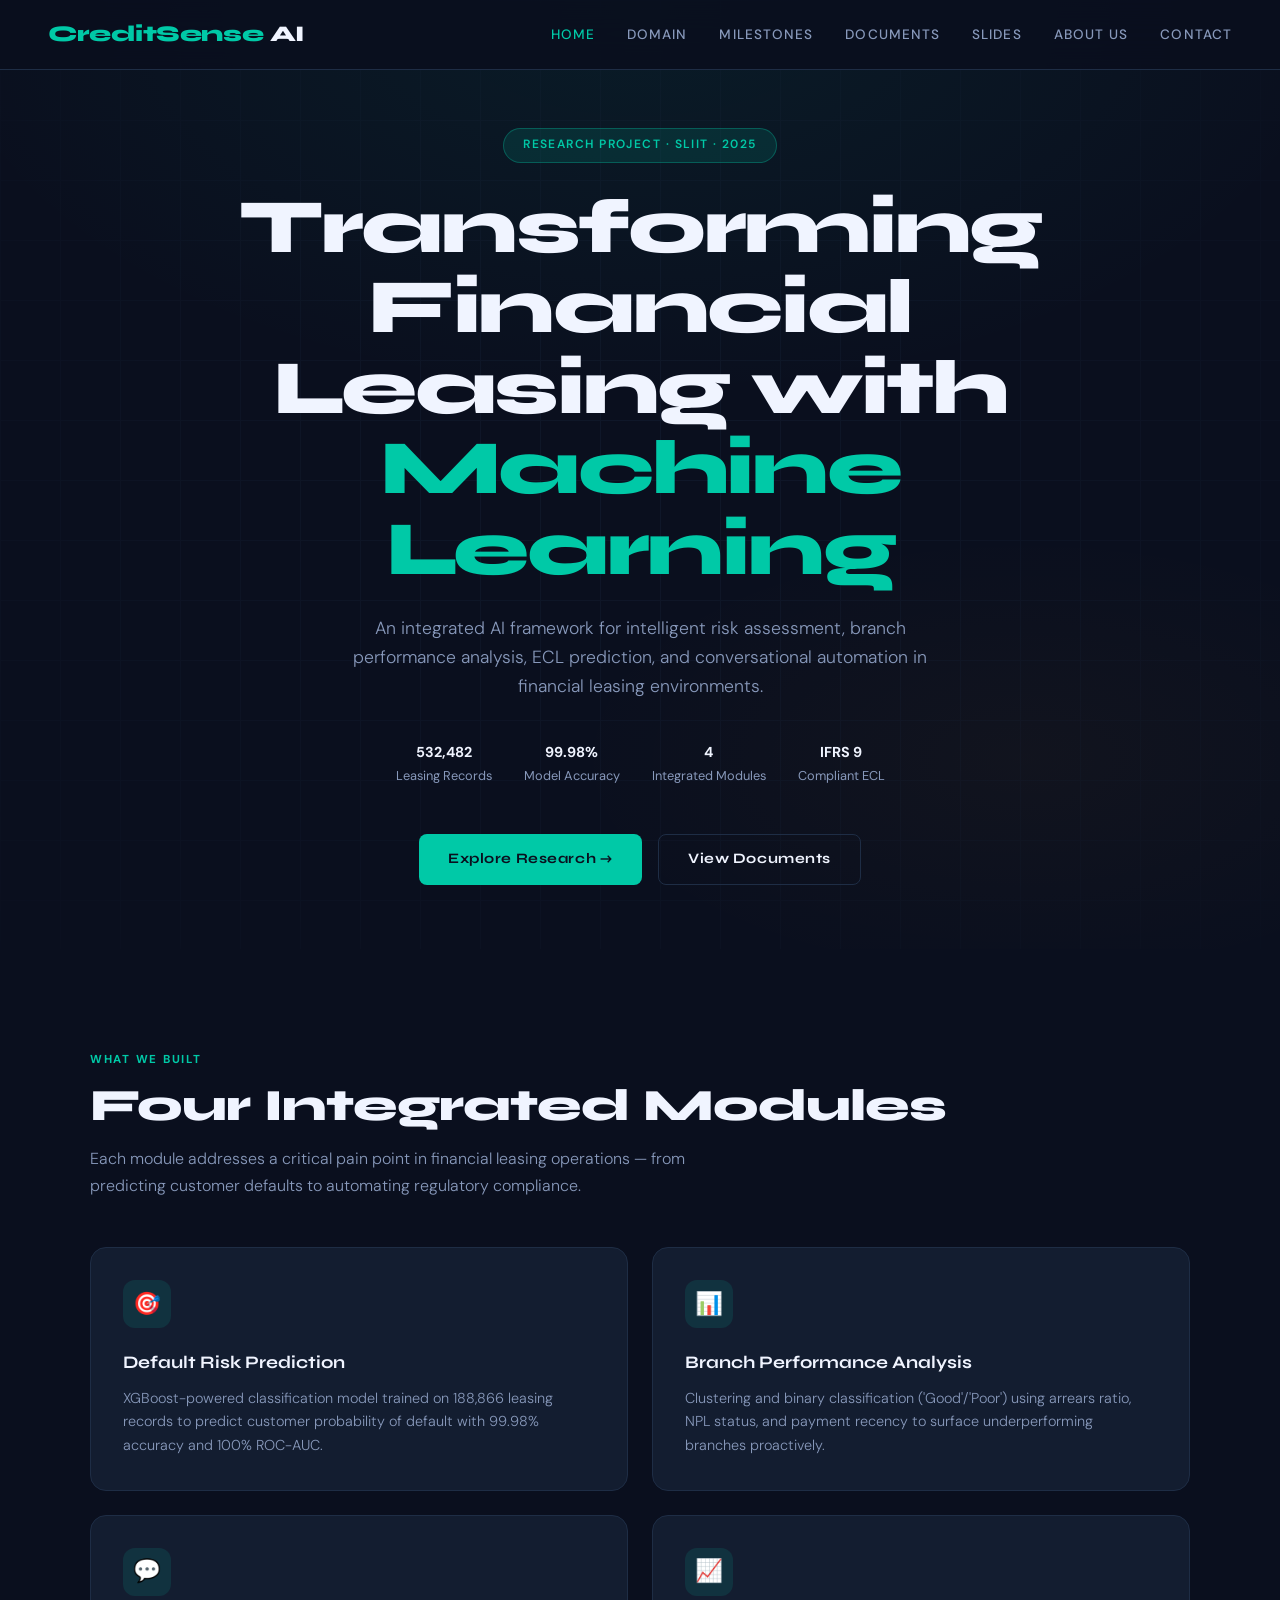
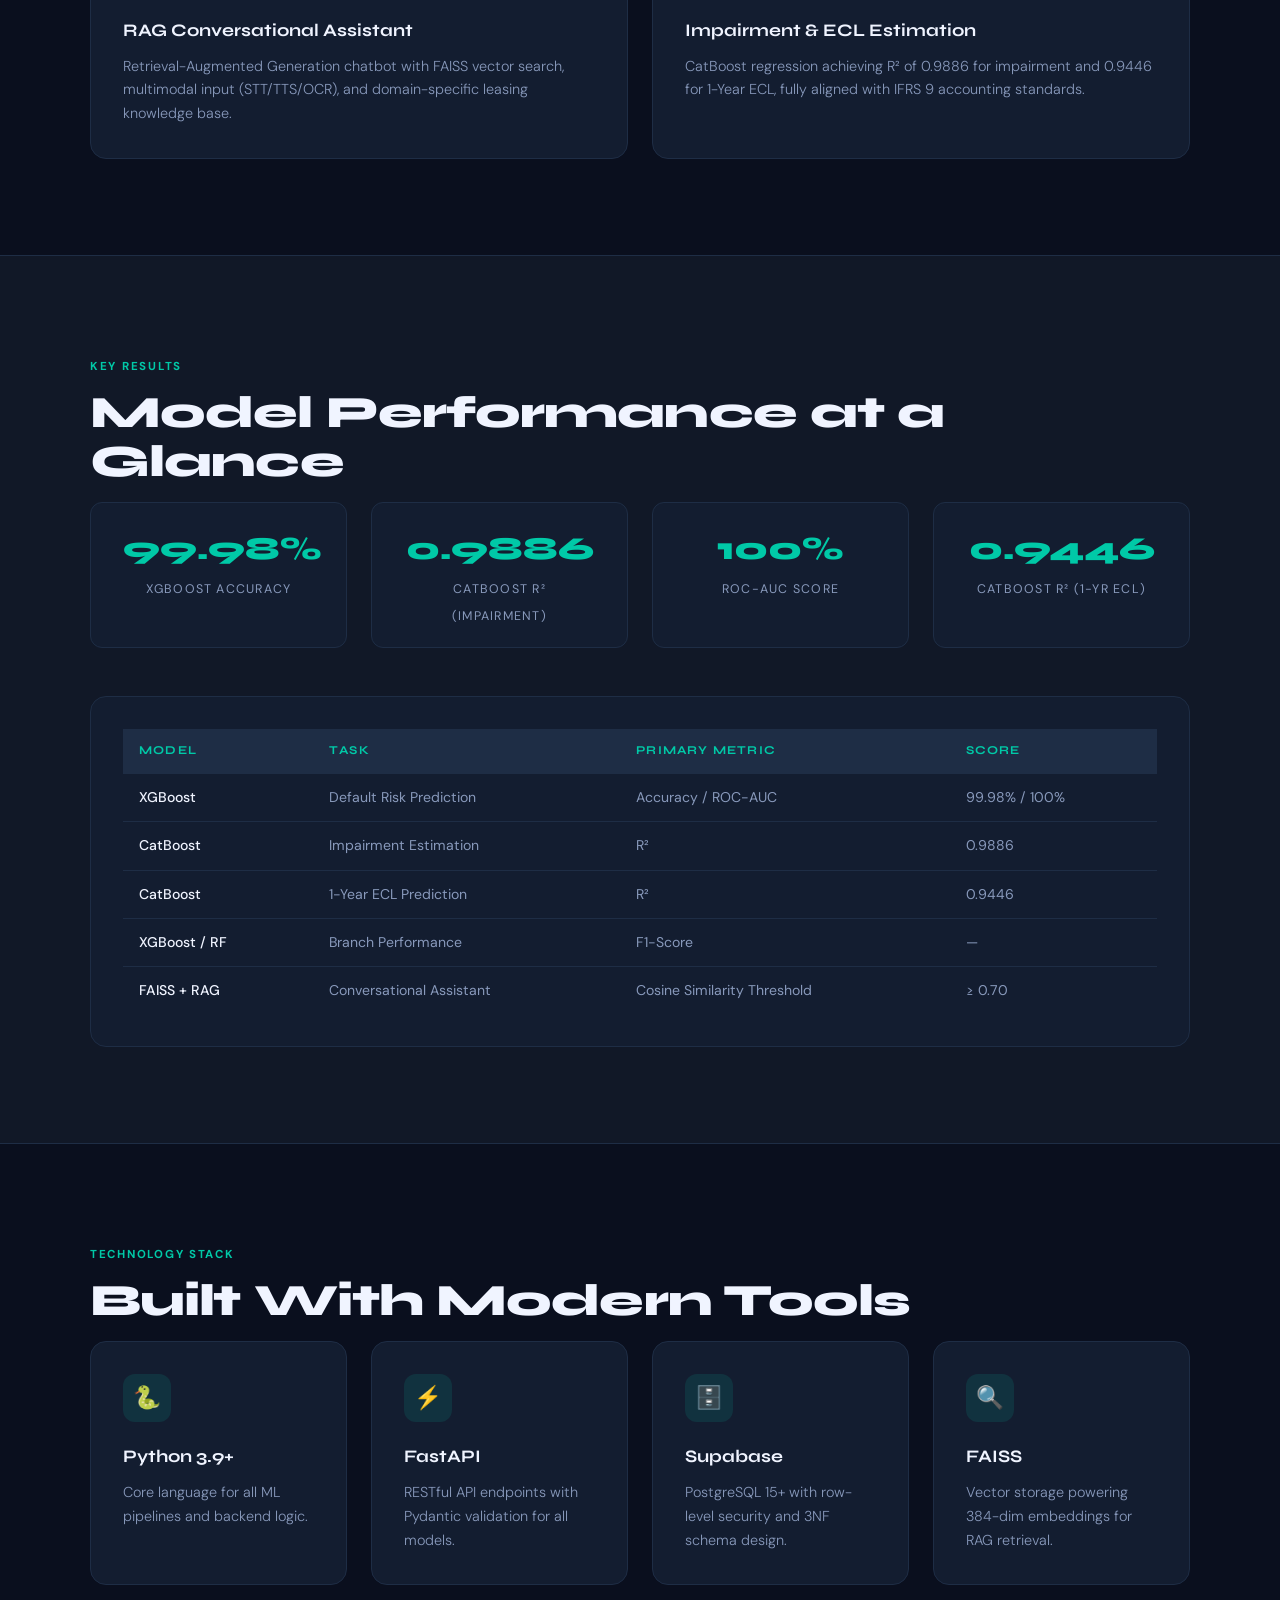
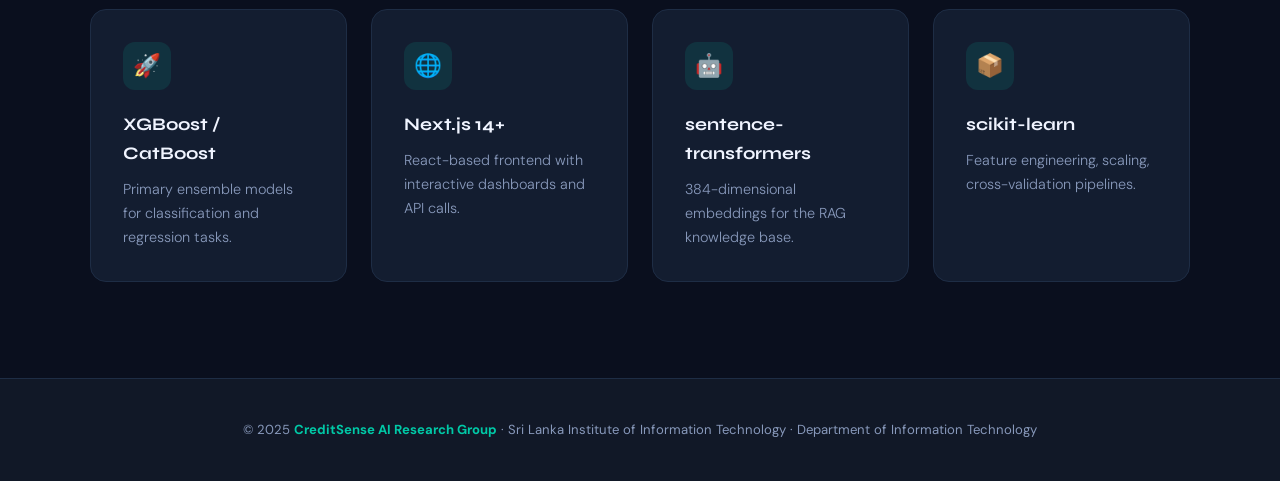
<file: index.html>
<!DOCTYPE html>
<html lang="en">
<head>
  <meta charset="UTF-8" />
  <meta name="viewport" content="width=device-width, initial-scale=1.0" />
  <title>CreditSense AI — ML-Powered Financial Leasing</title>
  <link rel="stylesheet" href="css/style.css" />
</head>
<body>

<nav>
  <a href="index.html" class="nav-logo">CreditSense <span>AI</span></a>
  <ul class="nav-links">
    <li><a href="index.html" class="active">Home</a></li>
    <li><a href="pages/domain.html">Domain</a></li>
    <li><a href="pages/milestones.html">Milestones</a></li>
    <li><a href="pages/documents.html">Documents</a></li>
    <li><a href="pages/slides.html">Slides</a></li>
    <li><a href="pages/about.html">About Us</a></li>
    <li><a href="pages/contact.html">Contact</a></li>
  </ul>
  <button class="hamburger" aria-label="Menu">
    <span></span><span></span><span></span>
  </button>
</nav>

<!-- HERO -->
<section class="hero">
  <div class="hero-bg"></div>
  <div class="grid-overlay"></div>
  <div class="hero-content">
    <div class="hero-badge">Research Project · SLIIT · 2025</div>
    <h1>Transforming Financial Leasing with <em>Machine Learning</em></h1>
    <p class="hero-sub">An integrated AI framework for intelligent risk assessment, branch performance analysis, ECL prediction, and conversational automation in financial leasing environments.</p>
    <div class="hero-meta">
      <div><strong>532,482</strong>Leasing Records</div>
      <div><strong>99.98%</strong>Model Accuracy</div>
      <div><strong>4</strong>Integrated Modules</div>
      <div><strong>IFRS 9</strong>Compliant ECL</div>
    </div>
    <div class="hero-btns">
      <a href="pages/domain.html" class="btn btn-primary">Explore Research →</a>
      <a href="pages/documents.html" class="btn btn-outline">View Documents</a>
    </div>
  </div>
</section>

<!-- OVERVIEW -->
<section>
  <div class="container">
    <span class="section-label fade-in">What We Built</span>
    <h2 class="section-title fade-in">Four Integrated Modules</h2>
    <p class="section-desc fade-in">Each module addresses a critical pain point in financial leasing operations — from predicting customer defaults to automating regulatory compliance.</p>
    <div class="grid-2">
      <div class="card fade-in">
        <div class="card-icon">🎯</div>
        <h3>Default Risk Prediction</h3>
        <p>XGBoost-powered classification model trained on 188,866 leasing records to predict customer probability of default with 99.98% accuracy and 100% ROC-AUC.</p>
      </div>
      <div class="card fade-in">
        <div class="card-icon">📊</div>
        <h3>Branch Performance Analysis</h3>
        <p>Clustering and binary classification ('Good'/'Poor') using arrears ratio, NPL status, and payment recency to surface underperforming branches proactively.</p>
      </div>
      <div class="card fade-in">
        <div class="card-icon">💬</div>
        <h3>RAG Conversational Assistant</h3>
        <p>Retrieval-Augmented Generation chatbot with FAISS vector search, multimodal input (STT/TTS/OCR), and domain-specific leasing knowledge base.</p>
      </div>
      <div class="card fade-in">
        <div class="card-icon">📈</div>
        <h3>Impairment & ECL Estimation</h3>
        <p>CatBoost regression achieving R² of 0.9886 for impairment and 0.9446 for 1-Year ECL, fully aligned with IFRS 9 accounting standards.</p>
      </div>
    </div>
  </div>
</section>

<!-- KEY RESULTS -->
<section style="background: var(--navy-mid); border-top: 1px solid var(--border); border-bottom: 1px solid var(--border);">
  <div class="container">
    <span class="section-label fade-in">Key Results</span>
    <h2 class="section-title fade-in">Model Performance at a Glance</h2>
    <div class="stats-row fade-in">
      <div class="stat-pill"><span class="num">99.98%</span><span class="lbl">XGBoost Accuracy</span></div>
      <div class="stat-pill"><span class="num">0.9886</span><span class="lbl">CatBoost R² (Impairment)</span></div>
      <div class="stat-pill"><span class="num">100%</span><span class="lbl">ROC-AUC Score</span></div>
      <div class="stat-pill"><span class="num">0.9446</span><span class="lbl">CatBoost R² (1-Yr ECL)</span></div>
    </div>
    <div class="card fade-in">
      <table>
        <thead>
          <tr><th>Model</th><th>Task</th><th>Primary Metric</th><th>Score</th></tr>
        </thead>
        <tbody>
          <tr><td>XGBoost</td><td>Default Risk Prediction</td><td>Accuracy / ROC-AUC</td><td>99.98% / 100%</td></tr>
          <tr><td>CatBoost</td><td>Impairment Estimation</td><td>R²</td><td>0.9886</td></tr>
          <tr><td>CatBoost</td><td>1-Year ECL Prediction</td><td>R²</td><td>0.9446</td></tr>
          <tr><td>XGBoost / RF</td><td>Branch Performance</td><td>F1-Score</td><td>—</td></tr>
          <tr><td>FAISS + RAG</td><td>Conversational Assistant</td><td>Cosine Similarity Threshold</td><td>≥ 0.70</td></tr>
        </tbody>
      </table>
    </div>
  </div>
</section>

<!-- TECH STACK -->
<section>
  <div class="container">
    <span class="section-label fade-in">Technology Stack</span>
    <h2 class="section-title fade-in">Built With Modern Tools</h2>
    <div class="grid-4 fade-in">
      <div class="card"><div class="card-icon">🐍</div><h3>Python 3.9+</h3><p>Core language for all ML pipelines and backend logic.</p></div>
      <div class="card"><div class="card-icon">⚡</div><h3>FastAPI</h3><p>RESTful API endpoints with Pydantic validation for all models.</p></div>
      <div class="card"><div class="card-icon">🗄️</div><h3>Supabase</h3><p>PostgreSQL 15+ with row-level security and 3NF schema design.</p></div>
      <div class="card"><div class="card-icon">🔍</div><h3>FAISS</h3><p>Vector storage powering 384-dim embeddings for RAG retrieval.</p></div>
      <div class="card"><div class="card-icon">🚀</div><h3>XGBoost / CatBoost</h3><p>Primary ensemble models for classification and regression tasks.</p></div>
      <div class="card"><div class="card-icon">🌐</div><h3>Next.js 14+</h3><p>React-based frontend with interactive dashboards and API calls.</p></div>
      <div class="card"><div class="card-icon">🤖</div><h3>sentence-transformers</h3><p>384-dimensional embeddings for the RAG knowledge base.</p></div>
      <div class="card"><div class="card-icon">📦</div><h3>scikit-learn</h3><p>Feature engineering, scaling, cross-validation pipelines.</p></div>
    </div>
  </div>
</section>

<footer>
  <p>© 2025 <strong>CreditSense AI Research Group</strong> · Sri Lanka Institute of Information Technology · Department of Information Technology</p>
</footer>

<script src="js/main.js"></script>
</body>
</html>
</file>
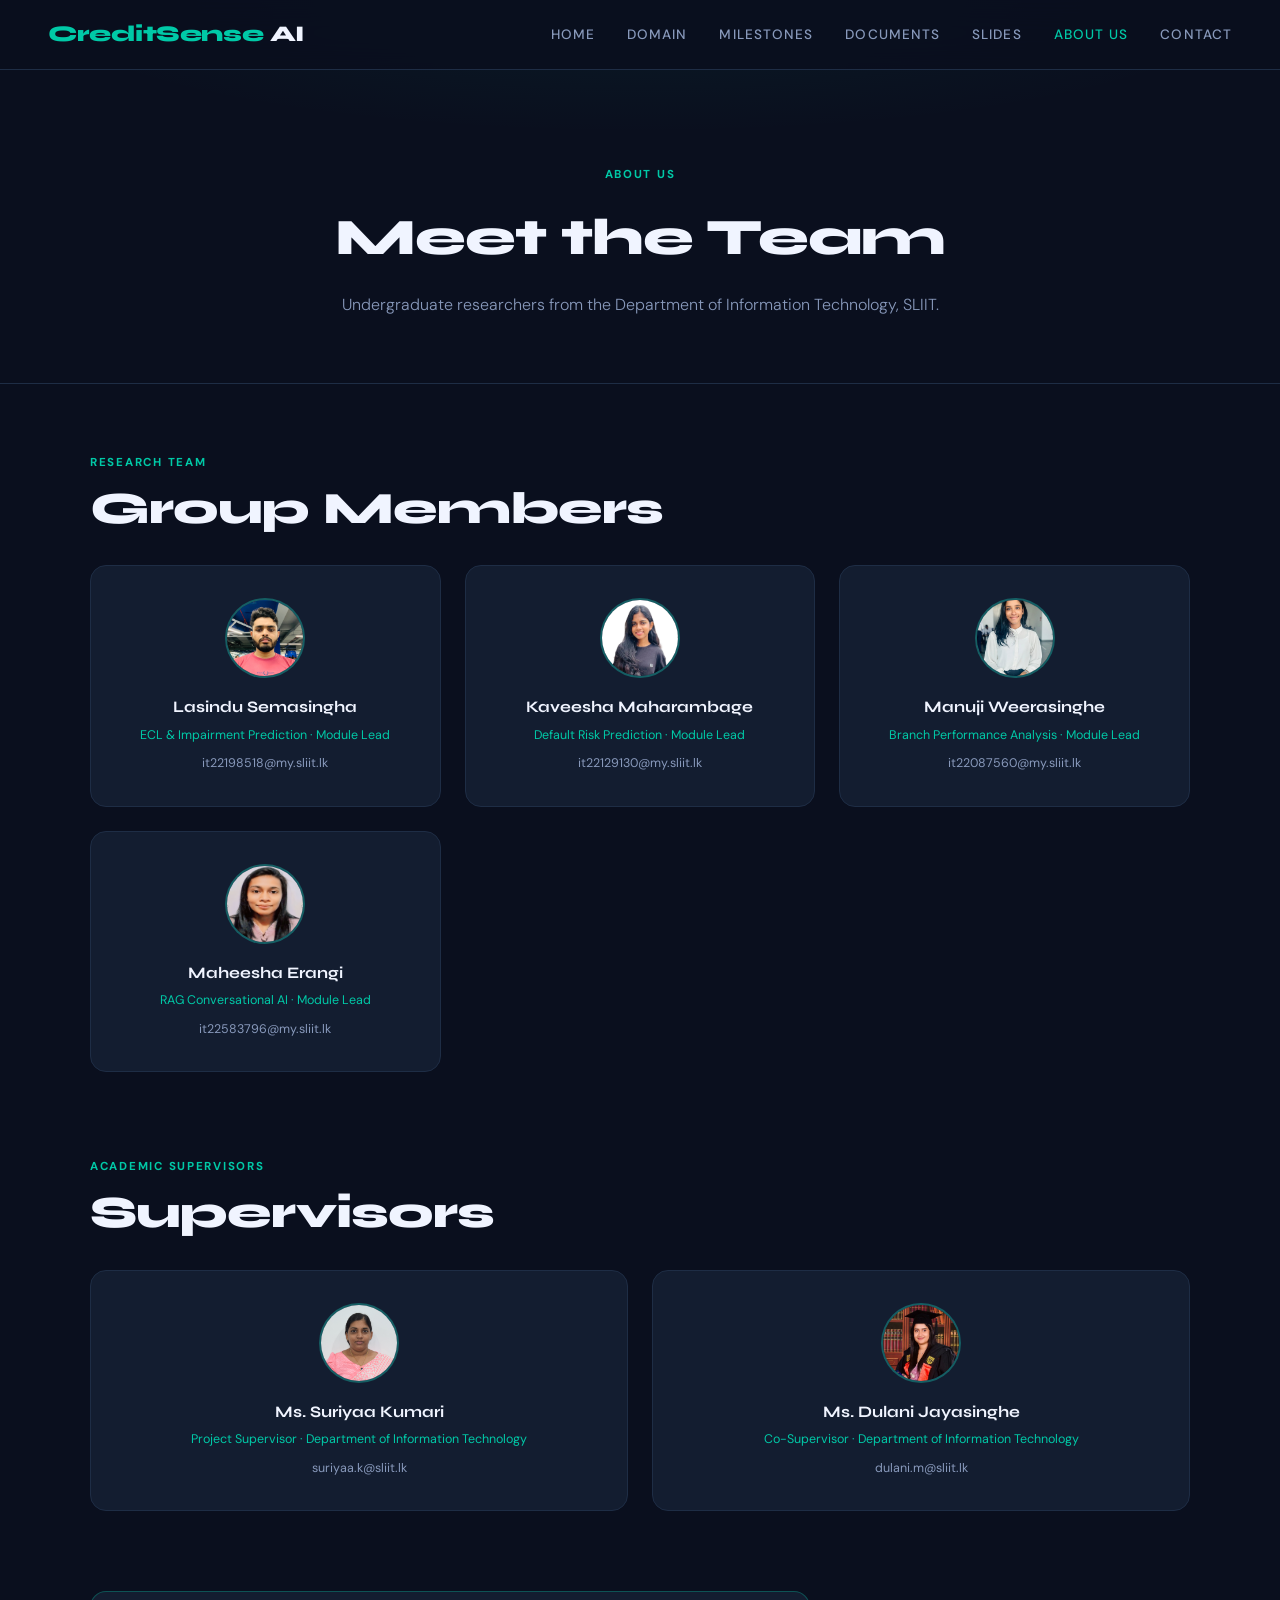
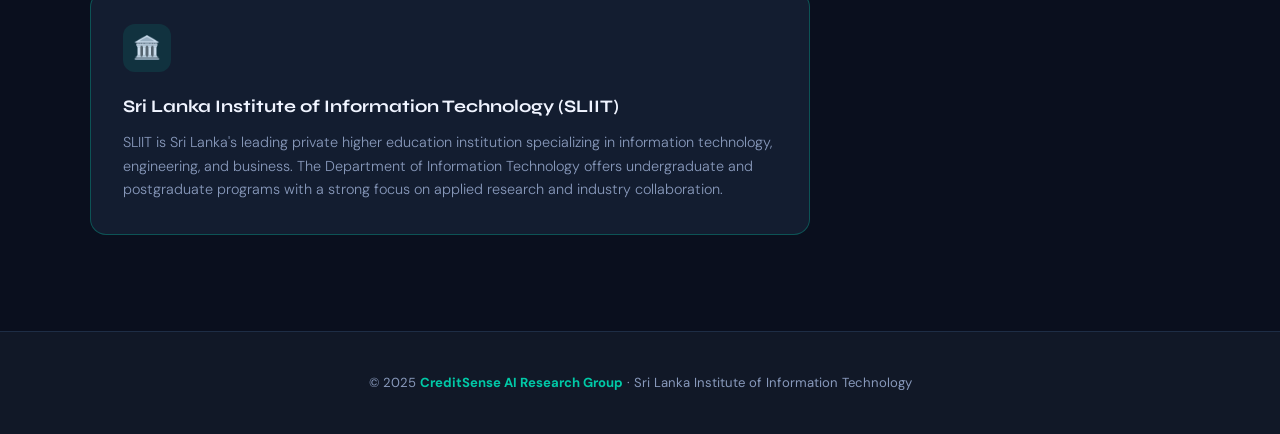
<file: pages/about.html>
<!DOCTYPE html>
<html lang="en">
<head>
  <meta charset="UTF-8" />
  <meta name="viewport" content="width=device-width, initial-scale=1.0" />
  <title>About Us — CreditSense AI</title>
  <link rel="stylesheet" href="../css/style.css" />
</head>
<body>

<nav>
  <a href="../index.html" class="nav-logo">CreditSense <span>AI</span></a>
  <ul class="nav-links">
    <li><a href="../index.html">Home</a></li>
    <li><a href="domain.html">Domain</a></li>
    <li><a href="milestones.html">Milestones</a></li>
    <li><a href="documents.html">Documents</a></li>
    <li><a href="slides.html">Slides</a></li>
    <li><a href="about.html" class="active">About Us</a></li>
    <li><a href="contact.html">Contact</a></li>
  </ul>
  <button class="hamburger" aria-label="Menu"><span></span><span></span><span></span></button>
</nav>

<div class="page-header">
  <span class="section-label">About Us</span>
  <h1>Meet the Team</h1>
  <p>Undergraduate researchers from the Department of Information Technology, SLIIT.</p>
</div>

<div class="container" style="padding-bottom: 6rem;">

  <!-- STUDENTS -->
  <span class="section-label fade-in">Research Team</span>
  <h2 class="section-title fade-in" style="margin-bottom:2rem;">Group Members</h2>
  <div class="grid-3 fade-in" style="margin-bottom: 5rem;">

    <div class="member-card">
      <img src="../assets/images/lasindu.png" class="avatar" alt="Lasindu">
      <h3>Lasindu Semasingha</h3>
      <div class="role">ECL & Impairment Prediction · Module Lead</div>
      <div class="email">it22198518@my.sliit.lk</div>
    </div>

    <div class="member-card">
      <img src="../assets/images/kaweesha.png" class="avatar" alt="Kaveesha">
      <h3>Kaveesha Maharambage</h3>
      <div class="role">Default Risk Prediction · Module Lead</div>
      <div class="email">it22129130@my.sliit.lk</div>
    </div>

    <div class="member-card">
      <img src="../assets/images/manuji.png" class="avatar" alt="Manuji">
      <h3>Manuji Weerasinghe</h3>
      <div class="role">Branch Performance Analysis · Module Lead</div>
      <div class="email">it22087560@my.sliit.lk</div>
    </div>

    <div class="member-card">
      <img src="../assets/images/maheesha.png" class="avatar" alt="Maheesha">
      <h3>Maheesha Erangi</h3>
      <div class="role">RAG Conversational AI · Module Lead</div>
      <div class="email">it22583796@my.sliit.lk</div>
    </div>

  </div>

  <!-- SUPERVISORS -->
  <span class="section-label fade-in">Academic Supervisors</span>
  <h2 class="section-title fade-in" style="margin-bottom:2rem;">Supervisors</h2>
  <div class="grid-2 fade-in">

    <div class="member-card">
      <img src="../assets/images/suriyaa.png" class="avatar" alt="Suriyaa">
      <h3>Ms. Suriyaa Kumari</h3>
      <div class="role">Project Supervisor · Department of Information Technology</div>
      <div class="email">suriyaa.k@sliit.lk</div>
    </div>

    <div class="member-card">
      <img src="../assets/images/dulani.png" class="avatar" alt="Dulani">
      <h3>Ms. Dulani Jayasinghe</h3>
      <div class="role">Co-Supervisor · Department of Information Technology</div>
      <div class="email">dulani.m@sliit.lk</div>
    </div>

  </div>

  <!-- ABOUT INSTITUTION -->
  <div style="margin-top: 5rem;" class="fade-in">
    <div class="card" style="border-color: var(--teal-mid); max-width: 720px;">
      <div class="card-icon">🏛️</div>
      <h3>Sri Lanka Institute of Information Technology (SLIIT)</h3>
      <p style="margin-top:0.5rem;">SLIIT is Sri Lanka's leading private higher education institution specializing in information technology, engineering, and business. The Department of Information Technology offers undergraduate and postgraduate programs with a strong focus on applied research and industry collaboration.</p>
    </div>
  </div>

</div>

<footer>
  <p>© 2025 <strong>CreditSense AI Research Group</strong> · Sri Lanka Institute of Information Technology</p>
</footer>

<script src="../js/main.js"></script>
</body>
</html>
</file>
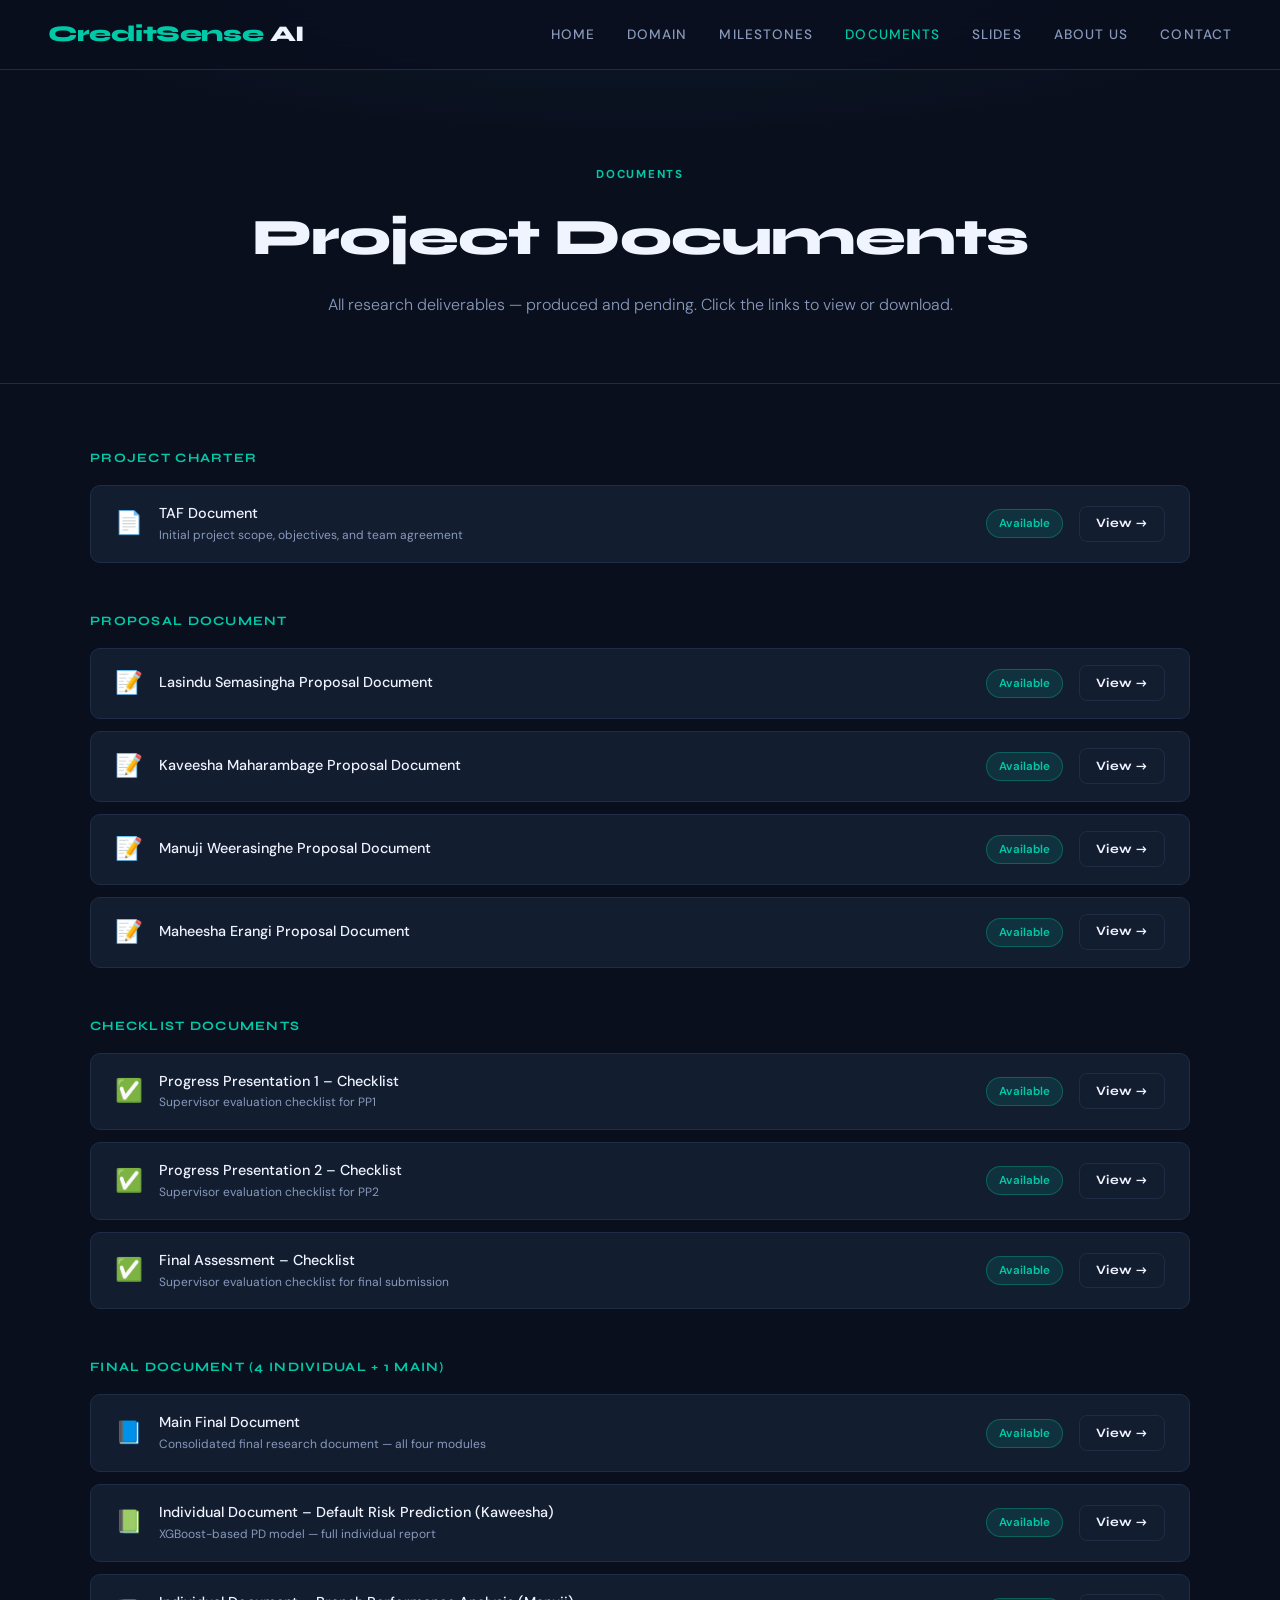
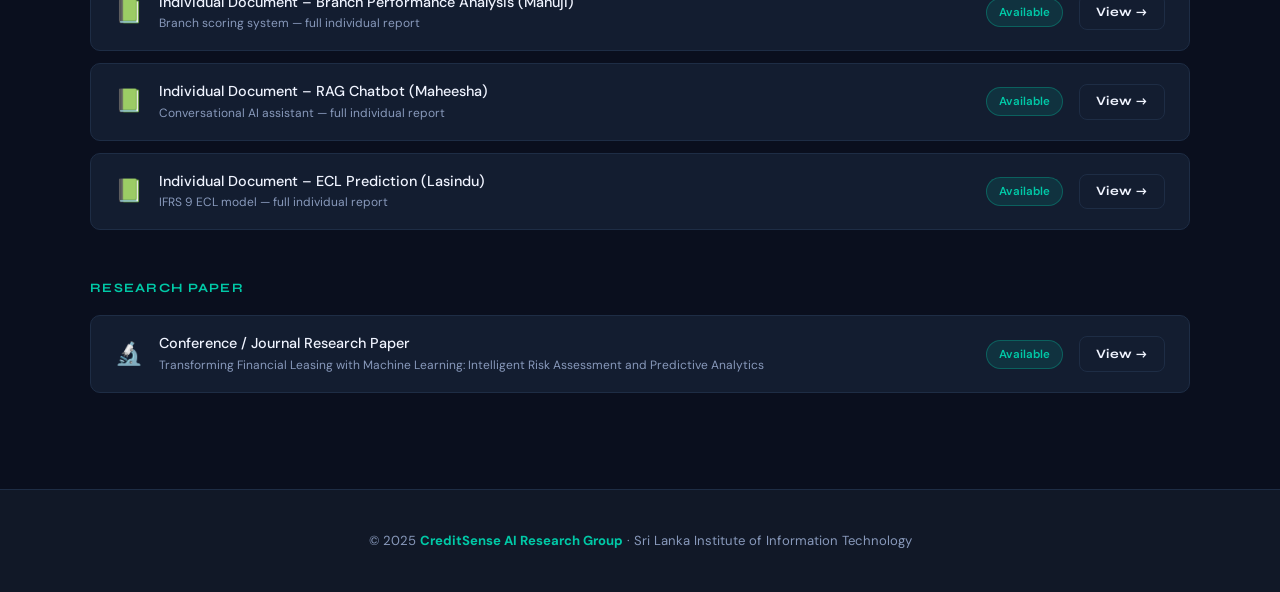
<file: pages/documents.html>
<!DOCTYPE html>
<html lang="en">
<head>
  <meta charset="UTF-8" />
  <meta name="viewport" content="width=device-width, initial-scale=1.0" />
  <title>Documents — CreditSense AI</title>
  <link rel="stylesheet" href="../css/style.css" />
</head>
<body>

<nav>
  <a href="../index.html" class="nav-logo">CreditSense <span>AI</span></a>
  <ul class="nav-links">
    <li><a href="../index.html">Home</a></li>
    <li><a href="domain.html">Domain</a></li>
    <li><a href="milestones.html">Milestones</a></li>
    <li><a href="documents.html" class="active">Documents</a></li>
    <li><a href="slides.html">Slides</a></li>
    <li><a href="about.html">About Us</a></li>
    <li><a href="contact.html">Contact</a></li>
  </ul>
  <button class="hamburger" aria-label="Menu"><span></span><span></span><span></span></button>
</nav>

<div class="page-header">
  <span class="section-label">Documents</span>
  <h1>Project Documents</h1>
  <p>All research deliverables — produced and pending. Click the links to view or download.</p>
</div>

<div class="container" style="padding-bottom: 6rem;">

  <!-- PROJECT CHARTER -->
  <div style="margin-bottom: 3rem;" class="fade-in">
    <h3 style="font-family:var(--font-display); font-size:1.1rem; color:var(--teal); margin-bottom: 1rem; text-transform: uppercase; letter-spacing: 0.1em; font-size: 0.8rem;">Project Charter</h3>
    <ul class="doc-list">
      <li class="doc-item">
        <div class="doc-item-left">
          <span class="doc-icon">📄</span>
          <div>
            <div class="doc-name">TAF Document</div>
            <div class="doc-status">Initial project scope, objectives, and team agreement</div>
          </div>
        </div>
        <div style="display:flex;align-items:center;gap:1rem;">
          <span class="badge badge-done">Available</span>
          <a href="../assets/docs/checklist/taf.pdf" class="btn btn-outline" style="padding:0.4rem 1rem;font-size:0.8rem;" target="_blank">View →</a>
        </div>
      </li>
    </ul>
  </div>

  <!-- PROPOSAL -->
  <div style="margin-bottom: 3rem;" class="fade-in">
    <h3 style="font-family:var(--font-display); color:var(--teal); margin-bottom: 1rem; text-transform: uppercase; letter-spacing: 0.1em; font-size: 0.8rem;">Proposal Document</h3>
    <ul class="doc-list">
      <li class="doc-item">
        <div class="doc-item-left">
          <span class="doc-icon">📝</span>
          <div>
            <div class="doc-name">Lasindu Semasingha Proposal Document</div>
          </div>
        </div>
        <div style="display:flex;align-items:center;gap:1rem;">
          <span class="badge badge-done">Available</span>
          <a href="../assets/docs/proposal/IT22198518.pdf" class="btn btn-outline" style="padding:0.4rem 1rem;font-size:0.8rem;" target="_blank">View →</a>
        </div>
      </li>
      <li class="doc-item">
        <div class="doc-item-left">
          <span class="doc-icon">📝</span>
          <div>
            <div class="doc-name">Kaveesha Maharambage Proposal Document</div>
          </div>
        </div>
        <div style="display:flex;align-items:center;gap:1rem;">
          <span class="badge badge-done">Available</span>
          <a href="../assets/docs/proposal/IT22129130.pdf" class="btn btn-outline" style="padding:0.4rem 1rem;font-size:0.8rem;" target="_blank">View →</a>
        </div>
      </li><li class="doc-item">
        <div class="doc-item-left">
          <span class="doc-icon">📝</span>
          <div>
            <div class="doc-name">Manuji Weerasinghe Proposal Document</div>
          </div>
        </div>
        <div style="display:flex;align-items:center;gap:1rem;">
          <span class="badge badge-done">Available</span>
          <a href="../assets/docs/proposal/IT22087560.pdf" class="btn btn-outline" style="padding:0.4rem 1rem;font-size:0.8rem;" target="_blank">View →</a>
        </div>
      </li><li class="doc-item">
        <div class="doc-item-left">
          <span class="doc-icon">📝</span>
          <div>
            <div class="doc-name">Maheesha Erangi Proposal Document</div>
          </div>
        </div>
        <div style="display:flex;align-items:center;gap:1rem;">
          <span class="badge badge-done">Available</span>
          <a href="../assets/docs/proposal/IT22583796.pdf" class="btn btn-outline" style="padding:0.4rem 1rem;font-size:0.8rem;" target="_blank">View →</a>
        </div>
      </li>
    </ul>
  </div>

  <!-- CHECKLISTS -->
  <div style="margin-bottom: 3rem;" class="fade-in">
    <h3 style="font-family:var(--font-display); color:var(--teal); margin-bottom: 1rem; text-transform: uppercase; letter-spacing: 0.1em; font-size: 0.8rem;">Checklist Documents</h3>
    <ul class="doc-list">
      <li class="doc-item">
        <div class="doc-item-left">
          <span class="doc-icon">✅</span>
          <div>
            <div class="doc-name">Progress Presentation 1 – Checklist</div>
            <div class="doc-status">Supervisor evaluation checklist for PP1</div>
          </div>
        </div>
        <div style="display:flex;align-items:center;gap:1rem;">
          <span class="badge badge-done">Available</span>
          <a href="../assets/docs/checklist/checklist1.md" class="btn btn-outline" style="padding:0.4rem 1rem;font-size:0.8rem;" target="_blank">View →</a>
        </div>
      </li>
      <li class="doc-item">
        <div class="doc-item-left">
          <span class="doc-icon">✅</span>
          <div>
            <div class="doc-name">Progress Presentation 2 – Checklist</div>
            <div class="doc-status">Supervisor evaluation checklist for PP2</div>
          </div>
        </div>
        <div style="display:flex;align-items:center;gap:1rem;">
          <span class="badge badge-done">Available</span>
          <a href="../assets/docs/checklist/checklist2.xlsx" class="btn btn-outline" style="padding:0.4rem 1rem;font-size:0.8rem;" target="_blank">View →</a>
        </div>
      </li>
      <li class="doc-item">
        <div class="doc-item-left">
          <span class="doc-icon">✅</span>
          <div>
            <div class="doc-name">Final Assessment – Checklist</div>
            <div class="doc-status">Supervisor evaluation checklist for final submission</div>
          </div>
        </div>
        <div style="display:flex;align-items:center;gap:1rem;">
          <span class="badge badge-done">Available</span>
          <a href="../assets/docs/checklist/checklist.xlsx" class="btn btn-outline" style="padding:0.4rem 1rem;font-size:0.8rem;" target="_blank">View →</a>
        </div>
      </li>
    </ul>
  </div>

  <!-- FINAL DOCUMENT -->
  <div style="margin-bottom: 3rem;" class="fade-in">
    <h3 style="font-family:var(--font-display); color:var(--teal); margin-bottom: 1rem; text-transform: uppercase; letter-spacing: 0.1em; font-size: 0.8rem;">Final Document (4 individual + 1 main)</h3>
    <ul class="doc-list">
      <li class="doc-item">
        <div class="doc-item-left">
          <span class="doc-icon">📘</span>
          <div>
            <div class="doc-name">Main Final Document</div>
            <div class="doc-status">Consolidated final research document — all four modules</div>
          </div>
        </div>
        <div style="display:flex;align-items:center;gap:1rem;">
          <span class="badge badge-done">Available</span>
          <a href="../assets/docs/finalreports/main.pdf" class="btn btn-outline" style="padding:0.4rem 1rem;font-size:0.8rem;" target="_blank">View →</a>
        </div>
      </li>
      <li class="doc-item">
        <div class="doc-item-left">
          <span class="doc-icon">📗</span>
          <div>
            <div class="doc-name">Individual Document – Default Risk Prediction (Kaweesha)</div>
            <div class="doc-status">XGBoost-based PD model — full individual report</div>
          </div>
        </div>
        <div style="display:flex;align-items:center;gap:1rem;">
          <span class="badge badge-done">Available</span>
          <a href="../assets/docs/finalreports/kaweesha.pdf" class="btn btn-outline" style="padding:0.4rem 1rem;font-size:0.8rem;" target="_blank">View →</a>
        </div>
      </li>
      <li class="doc-item">
        <div class="doc-item-left">
          <span class="doc-icon">📗</span>
          <div>
            <div class="doc-name">Individual Document – Branch Performance Analysis (Manuji)</div>
            <div class="doc-status">Branch scoring system — full individual report</div>
          </div>
        </div>
        <div style="display:flex;align-items:center;gap:1rem;">
          <span class="badge badge-done">Available</span>
          <a href="../assets/docs/finalreports/manuji.pdf" class="btn btn-outline" style="padding:0.4rem 1rem;font-size:0.8rem;" target="_blank">View →</a>
        </div>
      </li>
      <li class="doc-item">
        <div class="doc-item-left">
          <span class="doc-icon">📗</span>
          <div>
            <div class="doc-name">Individual Document – RAG Chatbot (Maheesha)</div>
            <div class="doc-status">Conversational AI assistant — full individual report</div>
          </div>
        </div>
        <div style="display:flex;align-items:center;gap:1rem;">
          <span class="badge badge-done">Available</span>
          <a href="../assets/docs/finalreports/maheesha.pdf" class="btn btn-outline" style="padding:0.4rem 1rem;font-size:0.8rem;" target="_blank">View →</a>
        </div>
      </li>
      <li class="doc-item">
        <div class="doc-item-left">
          <span class="doc-icon">📗</span>
          <div>
            <div class="doc-name">Individual Document – ECL Prediction (Lasindu)</div>
            <div class="doc-status">IFRS 9 ECL model — full individual report</div>
          </div>
        </div>
        <div style="display:flex;align-items:center;gap:1rem;">
          <span class="badge badge-done">Available</span>
          <a href="../assets/docs/finalreports/lasindu.pdf" class="btn btn-outline" style="padding:0.4rem 1rem;font-size:0.8rem;" target="_blank">View →</a>
        </div>
      </li>
    </ul>
  </div>

  <!-- RESEARCH PAPER -->
  <div class="fade-in">
    <h3 style="font-family:var(--font-display); color:var(--teal); margin-bottom: 1rem; text-transform: uppercase; letter-spacing: 0.1em; font-size: 0.8rem;">Research Paper</h3>
    <ul class="doc-list">
      <li class="doc-item">
        <div class="doc-item-left">
          <span class="doc-icon">🔬</span>
          <div>
            <div class="doc-name">Conference / Journal Research Paper</div>
            <div class="doc-status">Transforming Financial Leasing with Machine Learning: Intelligent Risk Assessment and Predictive Analytics</div>
          </div>
        </div>
        <div style="display:flex;align-items:center;gap:1rem;">
          <span class="badge badge-done">Available</span>
          <a href="../assets/docs/research-paper.pdf" class="btn btn-outline" style="padding:0.4rem 1rem;font-size:0.8rem;" target="_blank">View →</a>
        </div>
      </li>
    </ul>
  </div>

</div>

<footer>
  <p>© 2025 <strong>CreditSense AI Research Group</strong> · Sri Lanka Institute of Information Technology</p>
</footer>

<script src="../js/main.js"></script>
</body>
</html>
</file>
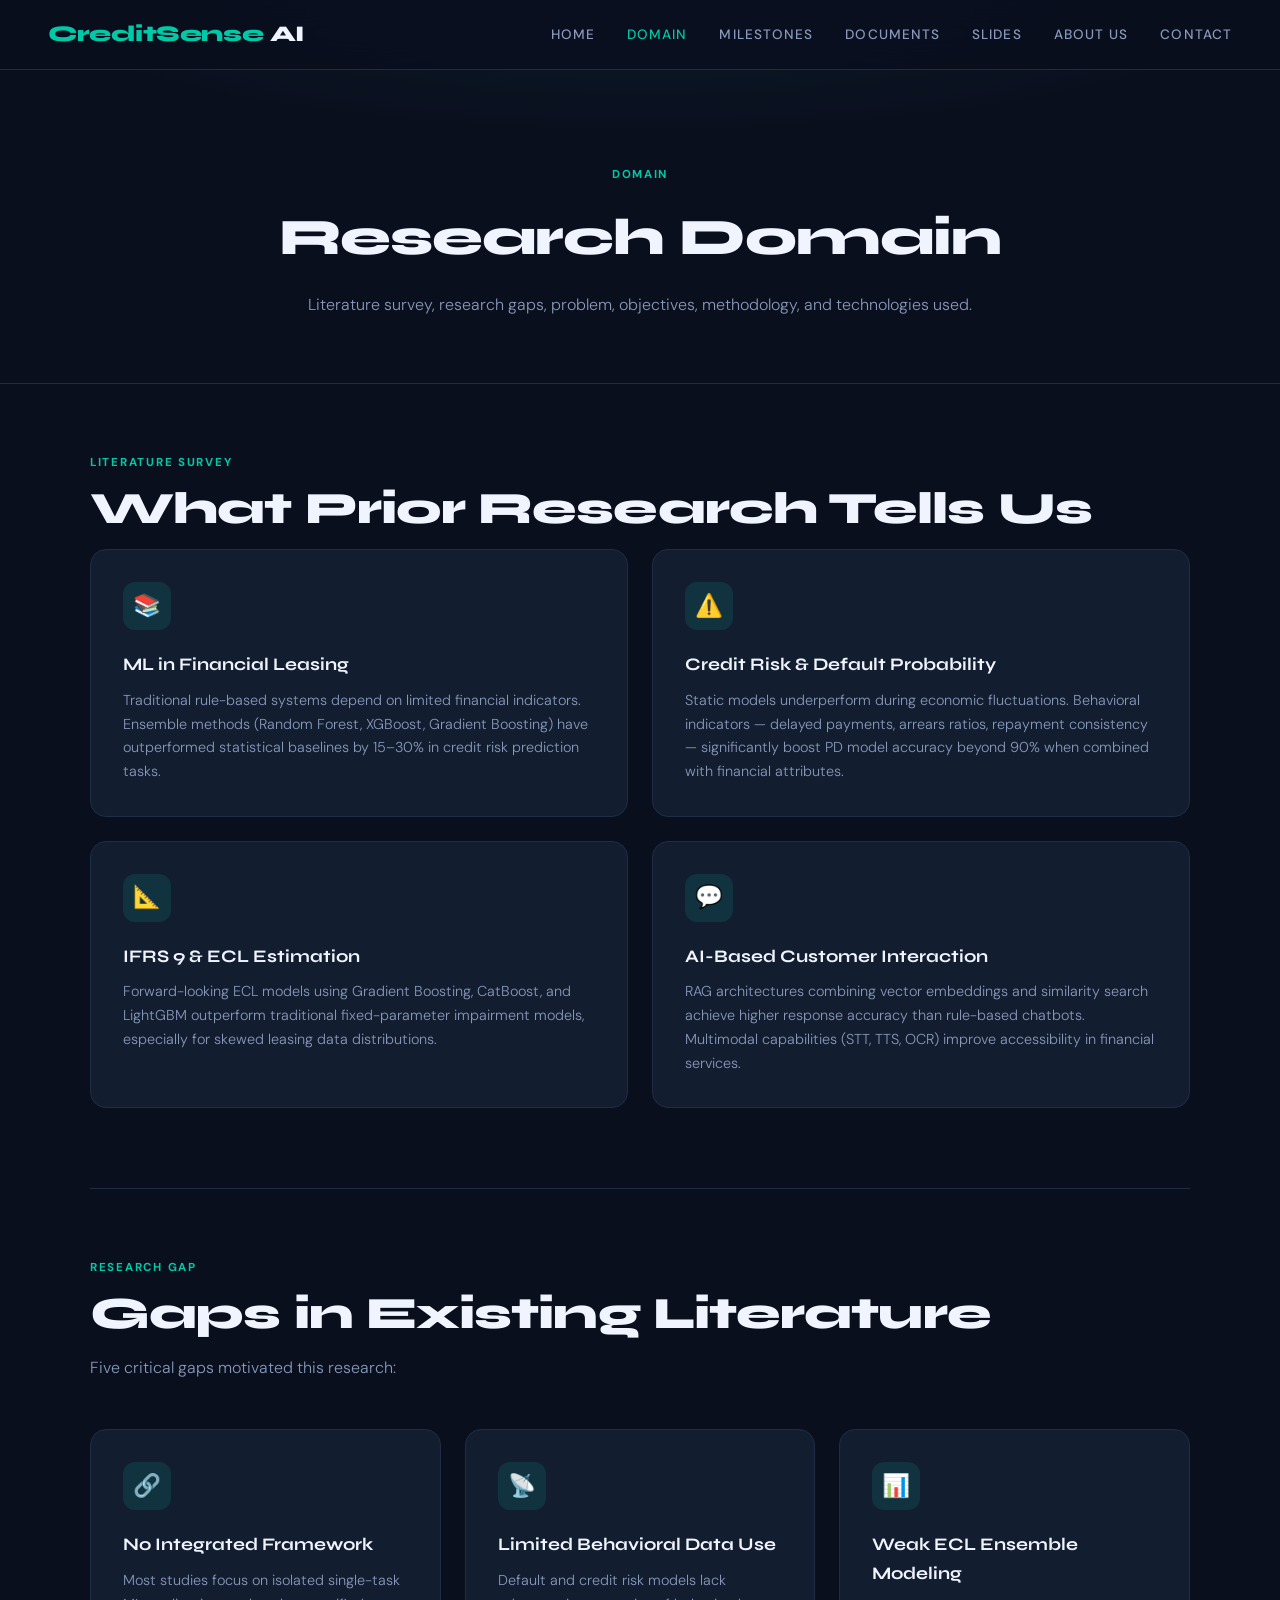
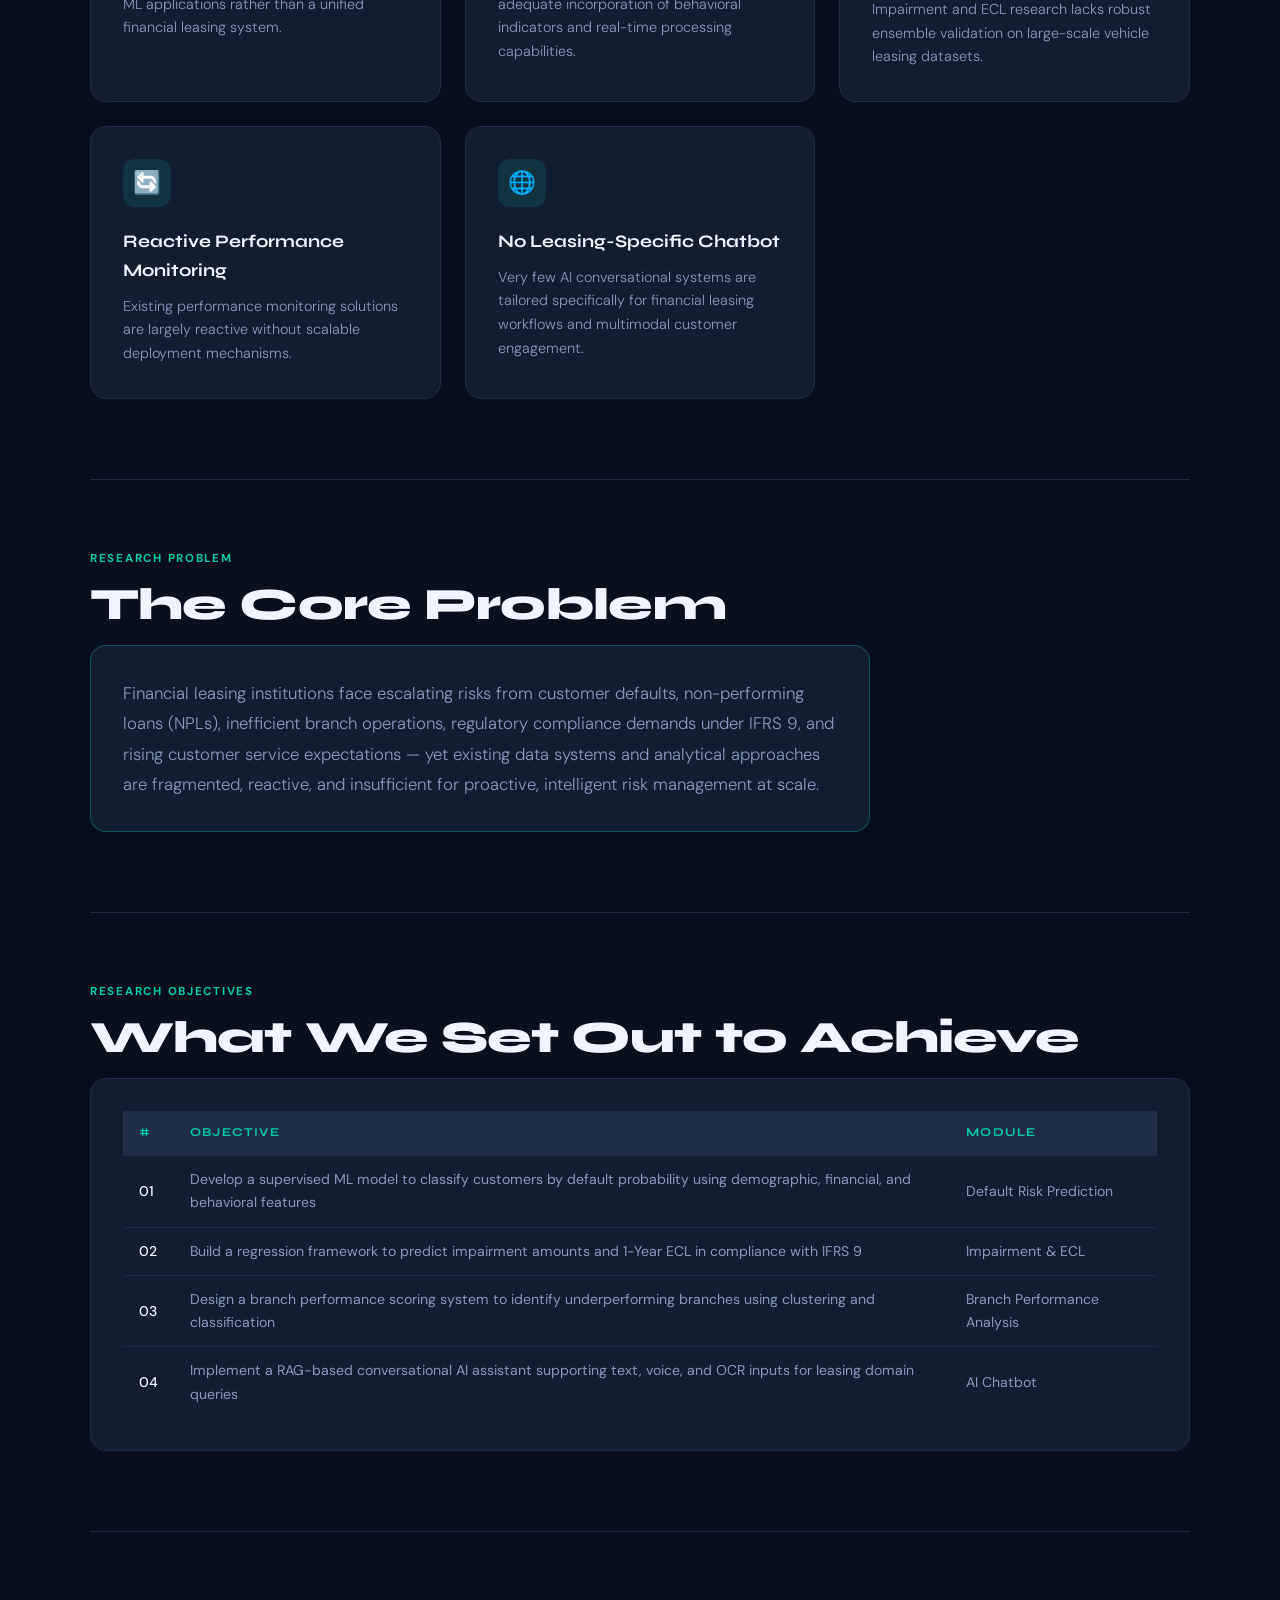
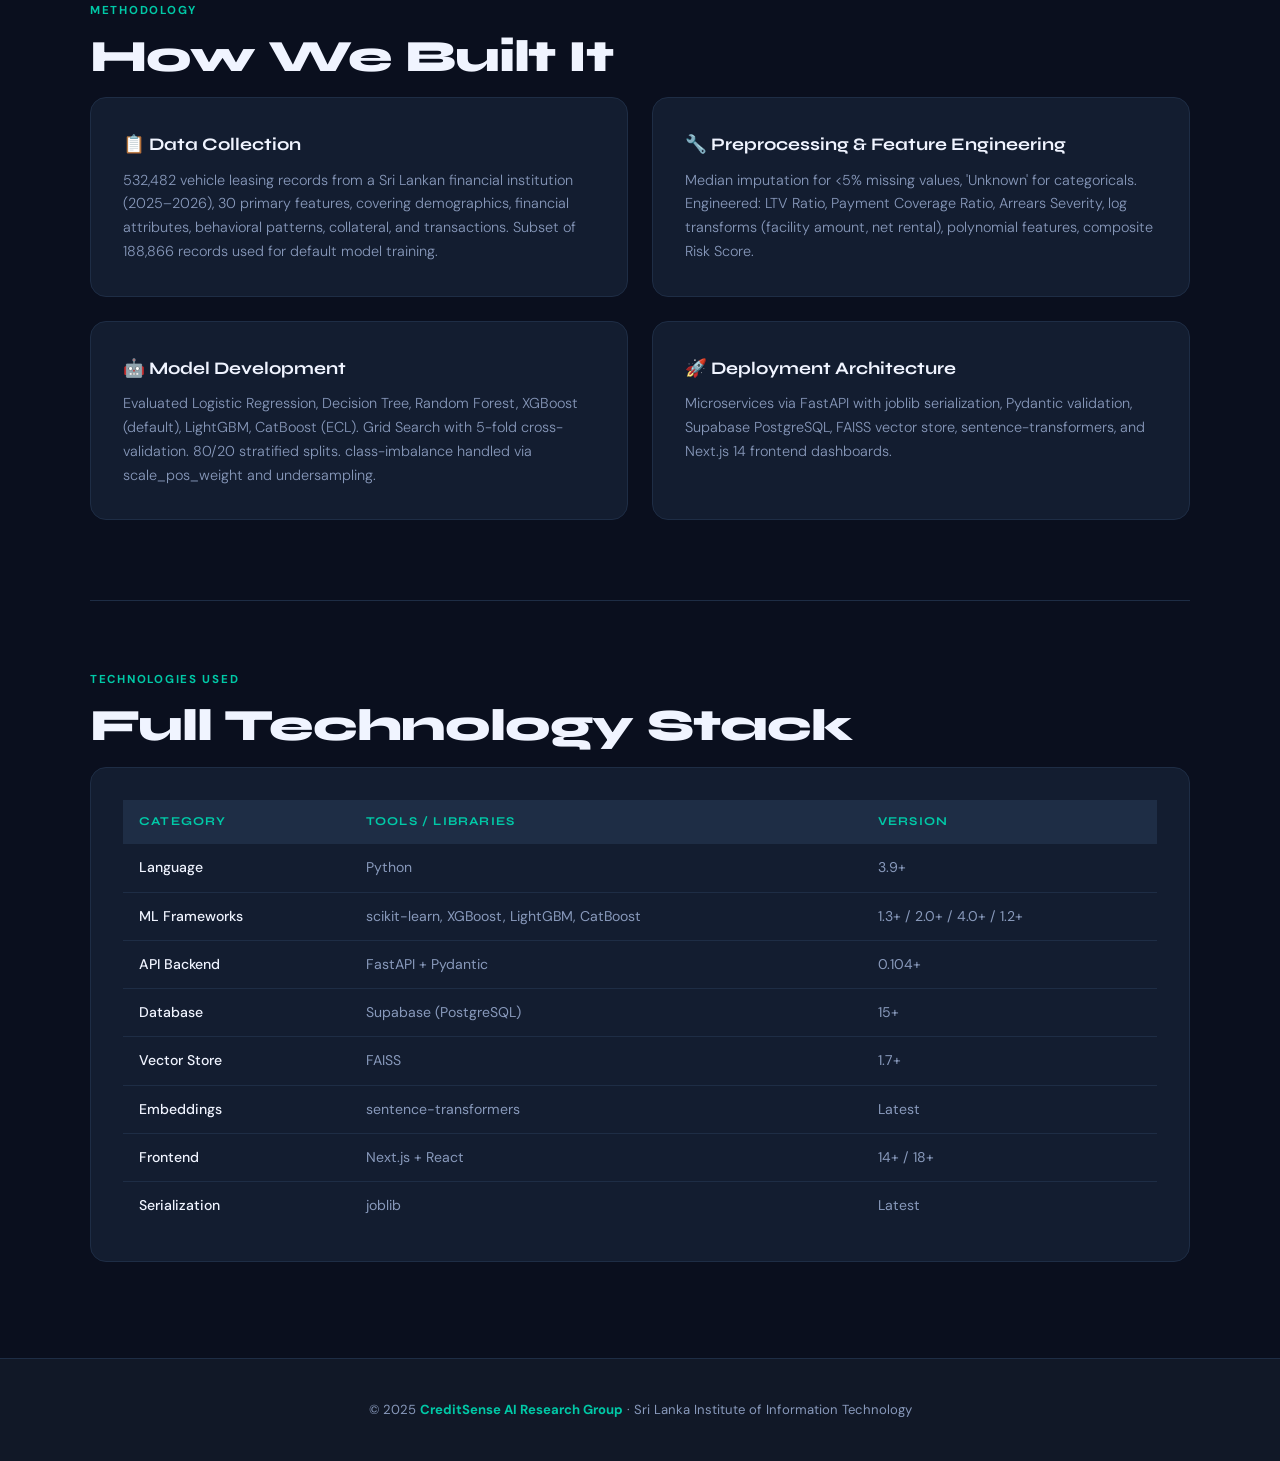
<file: pages/domain.html>
<!DOCTYPE html>
<html lang="en">
<head>
  <meta charset="UTF-8" />
  <meta name="viewport" content="width=device-width, initial-scale=1.0" />
  <title>Domain — CreditSense AI</title>
  <link rel="stylesheet" href="../css/style.css" />
</head>
<body>

<nav>
  <a href="../index.html" class="nav-logo">CreditSense <span>AI</span></a>
  <ul class="nav-links">
    <li><a href="../index.html">Home</a></li>
    <li><a href="domain.html" class="active">Domain</a></li>
    <li><a href="milestones.html">Milestones</a></li>
    <li><a href="documents.html">Documents</a></li>
    <li><a href="slides.html">Slides</a></li>
    <li><a href="about.html">About Us</a></li>
    <li><a href="contact.html">Contact</a></li>
  </ul>
  <button class="hamburger" aria-label="Menu"><span></span><span></span><span></span></button>
</nav>

<div class="page-header">
  <span class="section-label">Domain</span>
  <h1>Research Domain</h1>
  <p>Literature survey, research gaps, problem, objectives, methodology, and technologies used.</p>
</div>

<div class="container">

  <!-- LITERATURE SURVEY -->
  <section style="padding: 0 0 5rem;">
    <span class="section-label fade-in">Literature Survey</span>
    <h2 class="section-title fade-in">What Prior Research Tells Us</h2>
    <div class="grid-2 fade-in">
      <div class="card">
        <div class="card-icon">📚</div>
        <h3>ML in Financial Leasing</h3>
        <p>Traditional rule-based systems depend on limited financial indicators. Ensemble methods (Random Forest, XGBoost, Gradient Boosting) have outperformed statistical baselines by 15–30% in credit risk prediction tasks.</p>
      </div>
      <div class="card">
        <div class="card-icon">⚠️</div>
        <h3>Credit Risk & Default Probability</h3>
        <p>Static models underperform during economic fluctuations. Behavioral indicators — delayed payments, arrears ratios, repayment consistency — significantly boost PD model accuracy beyond 90% when combined with financial attributes.</p>
      </div>
      <div class="card">
        <div class="card-icon">📐</div>
        <h3>IFRS 9 & ECL Estimation</h3>
        <p>Forward-looking ECL models using Gradient Boosting, CatBoost, and LightGBM outperform traditional fixed-parameter impairment models, especially for skewed leasing data distributions.</p>
      </div>
      <div class="card">
        <div class="card-icon">💬</div>
        <h3>AI-Based Customer Interaction</h3>
        <p>RAG architectures combining vector embeddings and similarity search achieve higher response accuracy than rule-based chatbots. Multimodal capabilities (STT, TTS, OCR) improve accessibility in financial services.</p>
      </div>
    </div>
  </section>

  <!-- RESEARCH GAP -->
  <section style="padding: 0 0 5rem; border-top: 1px solid var(--border); padding-top: 4rem;">
    <span class="section-label fade-in">Research Gap</span>
    <h2 class="section-title fade-in">Gaps in Existing Literature</h2>
    <p class="section-desc fade-in">Five critical gaps motivated this research:</p>
    <div class="grid-3 fade-in">
      <div class="card"><div class="card-icon">🔗</div><h3>No Integrated Framework</h3><p>Most studies focus on isolated single-task ML applications rather than a unified financial leasing system.</p></div>
      <div class="card"><div class="card-icon">📡</div><h3>Limited Behavioral Data Use</h3><p>Default and credit risk models lack adequate incorporation of behavioral indicators and real-time processing capabilities.</p></div>
      <div class="card"><div class="card-icon">📊</div><h3>Weak ECL Ensemble Modeling</h3><p>Impairment and ECL research lacks robust ensemble validation on large-scale vehicle leasing datasets.</p></div>
      <div class="card"><div class="card-icon">🔄</div><h3>Reactive Performance Monitoring</h3><p>Existing performance monitoring solutions are largely reactive without scalable deployment mechanisms.</p></div>
      <div class="card"><div class="card-icon">🌐</div><h3>No Leasing-Specific Chatbot</h3><p>Very few AI conversational systems are tailored specifically for financial leasing workflows and multimodal customer engagement.</p></div>
    </div>
  </section>

  <!-- RESEARCH PROBLEM -->
  <section style="padding: 0 0 5rem; border-top: 1px solid var(--border); padding-top: 4rem;">
    <span class="section-label fade-in">Research Problem</span>
    <h2 class="section-title fade-in">The Core Problem</h2>
    <div class="card fade-in" style="max-width: 780px; border-color: var(--teal-mid);">
      <p style="font-size: 1.05rem; line-height: 1.8;">
        Financial leasing institutions face escalating risks from customer defaults, non-performing loans (NPLs), inefficient branch operations, regulatory compliance demands under IFRS 9, and rising customer service expectations — yet existing data systems and analytical approaches are fragmented, reactive, and insufficient for proactive, intelligent risk management at scale.
      </p>
    </div>
  </section>

  <!-- OBJECTIVES -->
  <section style="padding: 0 0 5rem; border-top: 1px solid var(--border); padding-top: 4rem;">
    <span class="section-label fade-in">Research Objectives</span>
    <h2 class="section-title fade-in">What We Set Out to Achieve</h2>
    <div class="card fade-in">
      <table>
        <thead><tr><th>#</th><th>Objective</th><th>Module</th></tr></thead>
        <tbody>
          <tr><td>01</td><td>Develop a supervised ML model to classify customers by default probability using demographic, financial, and behavioral features</td><td>Default Risk Prediction</td></tr>
          <tr><td>02</td><td>Build a regression framework to predict impairment amounts and 1-Year ECL in compliance with IFRS 9</td><td>Impairment & ECL</td></tr>
          <tr><td>03</td><td>Design a branch performance scoring system to identify underperforming branches using clustering and classification</td><td>Branch Performance Analysis</td></tr>
          <tr><td>04</td><td>Implement a RAG-based conversational AI assistant supporting text, voice, and OCR inputs for leasing domain queries</td><td>AI Chatbot</td></tr>
        </tbody>
      </table>
    </div>
  </section>

  <!-- METHODOLOGY -->
  <section style="padding: 0 0 5rem; border-top: 1px solid var(--border); padding-top: 4rem;">
    <span class="section-label fade-in">Methodology</span>
    <h2 class="section-title fade-in">How We Built It</h2>
    <div class="grid-2 fade-in">
      <div class="card"><h3>📋 Data Collection</h3><p style="margin-top:0.5rem;color:var(--muted);font-size:0.9rem;">532,482 vehicle leasing records from a Sri Lankan financial institution (2025–2026), 30 primary features, covering demographics, financial attributes, behavioral patterns, collateral, and transactions. Subset of 188,866 records used for default model training.</p></div>
      <div class="card"><h3>🔧 Preprocessing & Feature Engineering</h3><p style="margin-top:0.5rem;color:var(--muted);font-size:0.9rem;">Median imputation for &lt;5% missing values, 'Unknown' for categoricals. Engineered: LTV Ratio, Payment Coverage Ratio, Arrears Severity, log transforms (facility amount, net rental), polynomial features, composite Risk Score.</p></div>
      <div class="card"><h3>🤖 Model Development</h3><p style="margin-top:0.5rem;color:var(--muted);font-size:0.9rem;">Evaluated Logistic Regression, Decision Tree, Random Forest, XGBoost (default), LightGBM, CatBoost (ECL). Grid Search with 5-fold cross-validation. 80/20 stratified splits. class-imbalance handled via scale_pos_weight and undersampling.</p></div>
      <div class="card"><h3>🚀 Deployment Architecture</h3><p style="margin-top:0.5rem;color:var(--muted);font-size:0.9rem;">Microservices via FastAPI with joblib serialization, Pydantic validation, Supabase PostgreSQL, FAISS vector store, sentence-transformers, and Next.js 14 frontend dashboards.</p></div>
    </div>
  </section>

  <!-- TECHNOLOGIES USED -->
  <section style="padding: 0 0 6rem; border-top: 1px solid var(--border); padding-top: 4rem;">
    <span class="section-label fade-in">Technologies Used</span>
    <h2 class="section-title fade-in">Full Technology Stack</h2>
    <div class="card fade-in">
      <table>
        <thead><tr><th>Category</th><th>Tools / Libraries</th><th>Version</th></tr></thead>
        <tbody>
          <tr><td>Language</td><td>Python</td><td>3.9+</td></tr>
          <tr><td>ML Frameworks</td><td>scikit-learn, XGBoost, LightGBM, CatBoost</td><td>1.3+ / 2.0+ / 4.0+ / 1.2+</td></tr>
          <tr><td>API Backend</td><td>FastAPI + Pydantic</td><td>0.104+</td></tr>
          <tr><td>Database</td><td>Supabase (PostgreSQL)</td><td>15+</td></tr>
          <tr><td>Vector Store</td><td>FAISS</td><td>1.7+</td></tr>
          <tr><td>Embeddings</td><td>sentence-transformers</td><td>Latest</td></tr>
          <tr><td>Frontend</td><td>Next.js + React</td><td>14+ / 18+</td></tr>
          <tr><td>Serialization</td><td>joblib</td><td>Latest</td></tr>
        </tbody>
      </table>
    </div>
  </section>

</div>

<footer>
  <p>© 2025 <strong>CreditSense AI Research Group</strong> · Sri Lanka Institute of Information Technology</p>
</footer>

<script src="../js/main.js"></script>
</body>
</html>
</file>
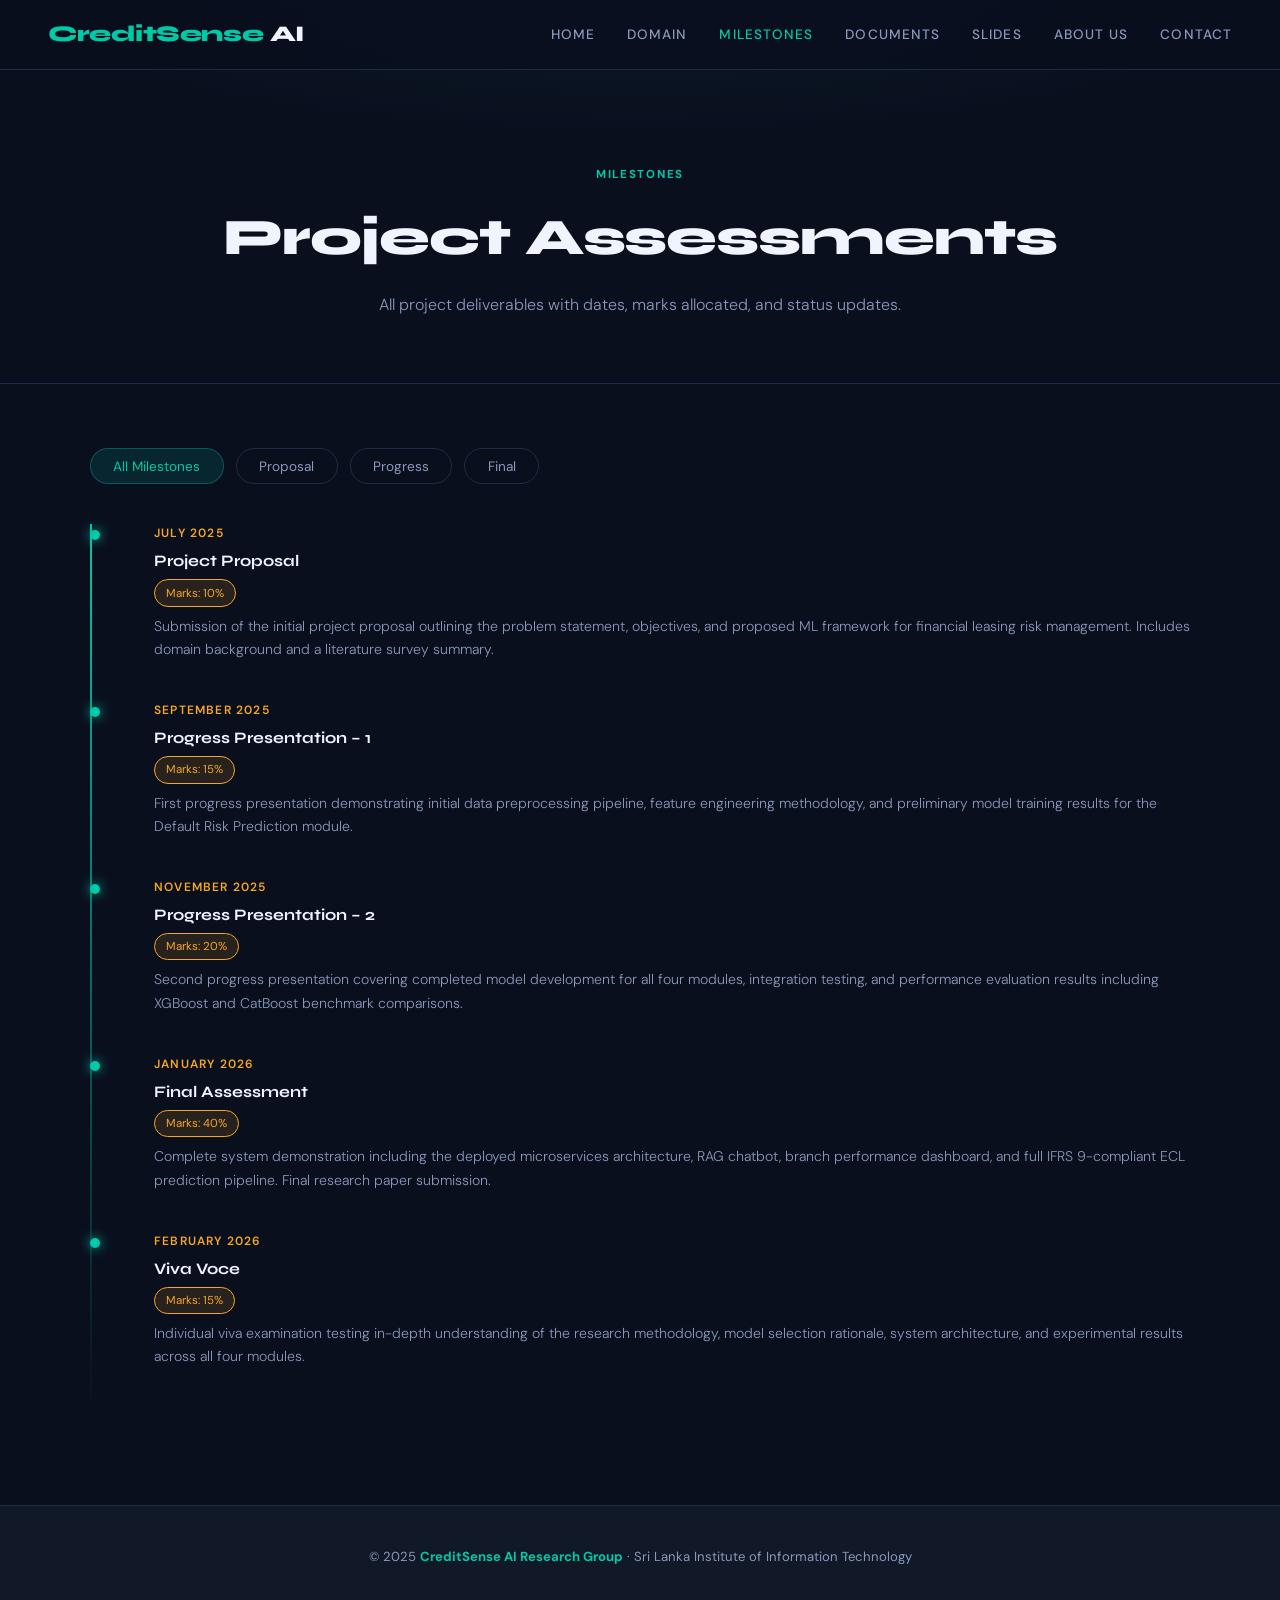
<file: pages/milestones.html>
<!DOCTYPE html>
<html lang="en">
<head>
  <meta charset="UTF-8" />
  <meta name="viewport" content="width=device-width, initial-scale=1.0" />
  <title>Milestones — CreditSense AI</title>
  <link rel="stylesheet" href="../css/style.css" />
  <style>
    .milestone-tabs { display: flex; gap: 0.75rem; flex-wrap: wrap; margin-bottom: 2.5rem; }
    .tab-btn {
      padding: 0.55rem 1.4rem;
      border-radius: 100px;
      border: 1px solid var(--border);
      background: transparent;
      color: var(--muted);
      font-family: var(--font-body);
      font-size: 0.85rem;
      cursor: pointer;
      transition: all 0.2s;
    }
    .tab-btn.active, .tab-btn:hover {
      background: var(--teal-dim);
      border-color: var(--teal-mid);
      color: var(--teal);
    }
    .tab-panel { display: none; }
    .tab-panel.active { display: block; }
  </style>
</head>
<body>

<nav>
  <a href="../index.html" class="nav-logo">CreditSense <span>AI</span></a>
  <ul class="nav-links">
    <li><a href="../index.html">Home</a></li>
    <li><a href="domain.html">Domain</a></li>
    <li><a href="milestones.html" class="active">Milestones</a></li>
    <li><a href="documents.html">Documents</a></li>
    <li><a href="slides.html">Slides</a></li>
    <li><a href="about.html">About Us</a></li>
    <li><a href="contact.html">Contact</a></li>
  </ul>
  <button class="hamburger" aria-label="Menu"><span></span><span></span><span></span></button>
</nav>

<div class="page-header">
  <span class="section-label">Milestones</span>
  <h1>Project Assessments</h1>
  <p>All project deliverables with dates, marks allocated, and status updates.</p>
</div>

<div class="container" style="padding-bottom: 6rem;">

  <div class="milestone-tabs fade-in">
    <button class="tab-btn active" data-tab="all">All Milestones</button>
    <button class="tab-btn" data-tab="proposal">Proposal</button>
    <button class="tab-btn" data-tab="progress">Progress</button>
    <button class="tab-btn" data-tab="final">Final</button>
  </div>

  <div id="tab-all" class="tab-panel active fade-in">
    <ul class="timeline">

      <li>
        <div class="tl-date"><!-- DATE --> July 2025</div>
        <div class="tl-title">Project Proposal</div>
        <div class="tl-marks">Marks: <!-- MARKS --> 10%</div>
        <p>Submission of the initial project proposal outlining the problem statement, objectives, and proposed ML framework for financial leasing risk management. Includes domain background and a literature survey summary.</p>
      </li>

      <li>
        <div class="tl-date"><!-- DATE --> September 2025</div>
        <div class="tl-title">Progress Presentation – 1</div>
        <div class="tl-marks">Marks: <!-- MARKS --> 15%</div>
        <p>First progress presentation demonstrating initial data preprocessing pipeline, feature engineering methodology, and preliminary model training results for the Default Risk Prediction module.</p>
      </li>

      <li>
        <div class="tl-date"><!-- DATE --> November 2025</div>
        <div class="tl-title">Progress Presentation – 2</div>
        <div class="tl-marks">Marks: <!-- MARKS --> 20%</div>
        <p>Second progress presentation covering completed model development for all four modules, integration testing, and performance evaluation results including XGBoost and CatBoost benchmark comparisons.</p>
      </li>

      <li>
        <div class="tl-date"><!-- DATE --> January 2026</div>
        <div class="tl-title">Final Assessment</div>
        <div class="tl-marks">Marks: <!-- MARKS --> 40%</div>
        <p>Complete system demonstration including the deployed microservices architecture, RAG chatbot, branch performance dashboard, and full IFRS 9-compliant ECL prediction pipeline. Final research paper submission.</p>
      </li>

      <li>
        <div class="tl-date"><!-- DATE --> February 2026</div>
        <div class="tl-title">Viva Voce</div>
        <div class="tl-marks">Marks: <!-- MARKS --> 15%</div>
        <p>Individual viva examination testing in-depth understanding of the research methodology, model selection rationale, system architecture, and experimental results across all four modules.</p>
      </li>

    </ul>
  </div>

  <div id="tab-proposal" class="tab-panel fade-in">
    <div class="card">
      <h3 style="font-family:var(--font-display);margin-bottom:1rem;">Project Proposal</h3>
      <table>
        <thead><tr><th>Item</th><th>Details</th></tr></thead>
        <tbody>
          <tr><td>Submission Date</td><td><!-- REPLACE --> July 2025</td></tr>
          <tr><td>Marks Allocated</td><td><!-- REPLACE --> 10%</td></tr>
          <tr><td>Status</td><td><span class="badge badge-done">Completed</span></td></tr>
          <tr><td>Deliverable</td><td>Proposal Document + Presentation Slides</td></tr>
          <tr><td>Supervisor</td><td><!-- REPLACE --> Dr. Suriyaa Kumari</td></tr>
        </tbody>
      </table>
    </div>
  </div>

  <div id="tab-progress" class="tab-panel fade-in">
    <div class="grid-2">
      <div class="card">
        <h3 style="font-family:var(--font-display);margin-bottom:1rem;">Progress Presentation 1</h3>
        <table>
          <tbody>
            <tr><td>Date</td><td><!-- REPLACE --> September 2025</td></tr>
            <tr><td>Marks</td><td><!-- REPLACE --> 15%</td></tr>
            <tr><td>Status</td><td><span class="badge badge-done">Completed</span></td></tr>
          </tbody>
        </table>
      </div>
      <div class="card">
        <h3 style="font-family:var(--font-display);margin-bottom:1rem;">Progress Presentation 2</h3>
        <table>
          <tbody>
            <tr><td>Date</td><td><!-- REPLACE --> November 2025</td></tr>
            <tr><td>Marks</td><td><!-- REPLACE --> 20%</td></tr>
            <tr><td>Status</td><td><span class="badge badge-done">Completed</span></td></tr>
          </tbody>
        </table>
      </div>
    </div>
  </div>

  <div id="tab-final" class="tab-panel fade-in">
    <div class="grid-2">
      <div class="card">
        <h3 style="font-family:var(--font-display);margin-bottom:1rem;">Final Assessment</h3>
        <table>
          <tbody>
            <tr><td>Date</td><td><!-- REPLACE --> January 2026</td></tr>
            <tr><td>Marks</td><td><!-- REPLACE --> 40%</td></tr>
            <tr><td>Status</td><td><span class="badge badge-done">Completed</span></td></tr>
          </tbody>
        </table>
      </div>
      <div class="card">
        <h3 style="font-family:var(--font-display);margin-bottom:1rem;">Viva Voce</h3>
        <table>
          <tbody>
            <tr><td>Date</td><td><!-- REPLACE --> February 2026</td></tr>
            <tr><td>Marks</td><td><!-- REPLACE --> 15%</td></tr>
            <tr><td>Status</td><td><span class="badge badge-done">Completed</span></td></tr>
          </tbody>
        </table>
      </div>
    </div>
  </div>

</div>

<footer>
  <p>© 2025 <strong>CreditSense AI Research Group</strong> · Sri Lanka Institute of Information Technology</p>
</footer>

<script src="../js/main.js"></script>
<script>
  document.querySelectorAll('.tab-btn').forEach(btn => {
    btn.addEventListener('click', () => {
      document.querySelectorAll('.tab-btn').forEach(b => b.classList.remove('active'));
      document.querySelectorAll('.tab-panel').forEach(p => p.classList.remove('active'));
      btn.classList.add('active');
      document.getElementById('tab-' + btn.dataset.tab).classList.add('active');
    });
  });
</script>
</body>
</html>
</file>
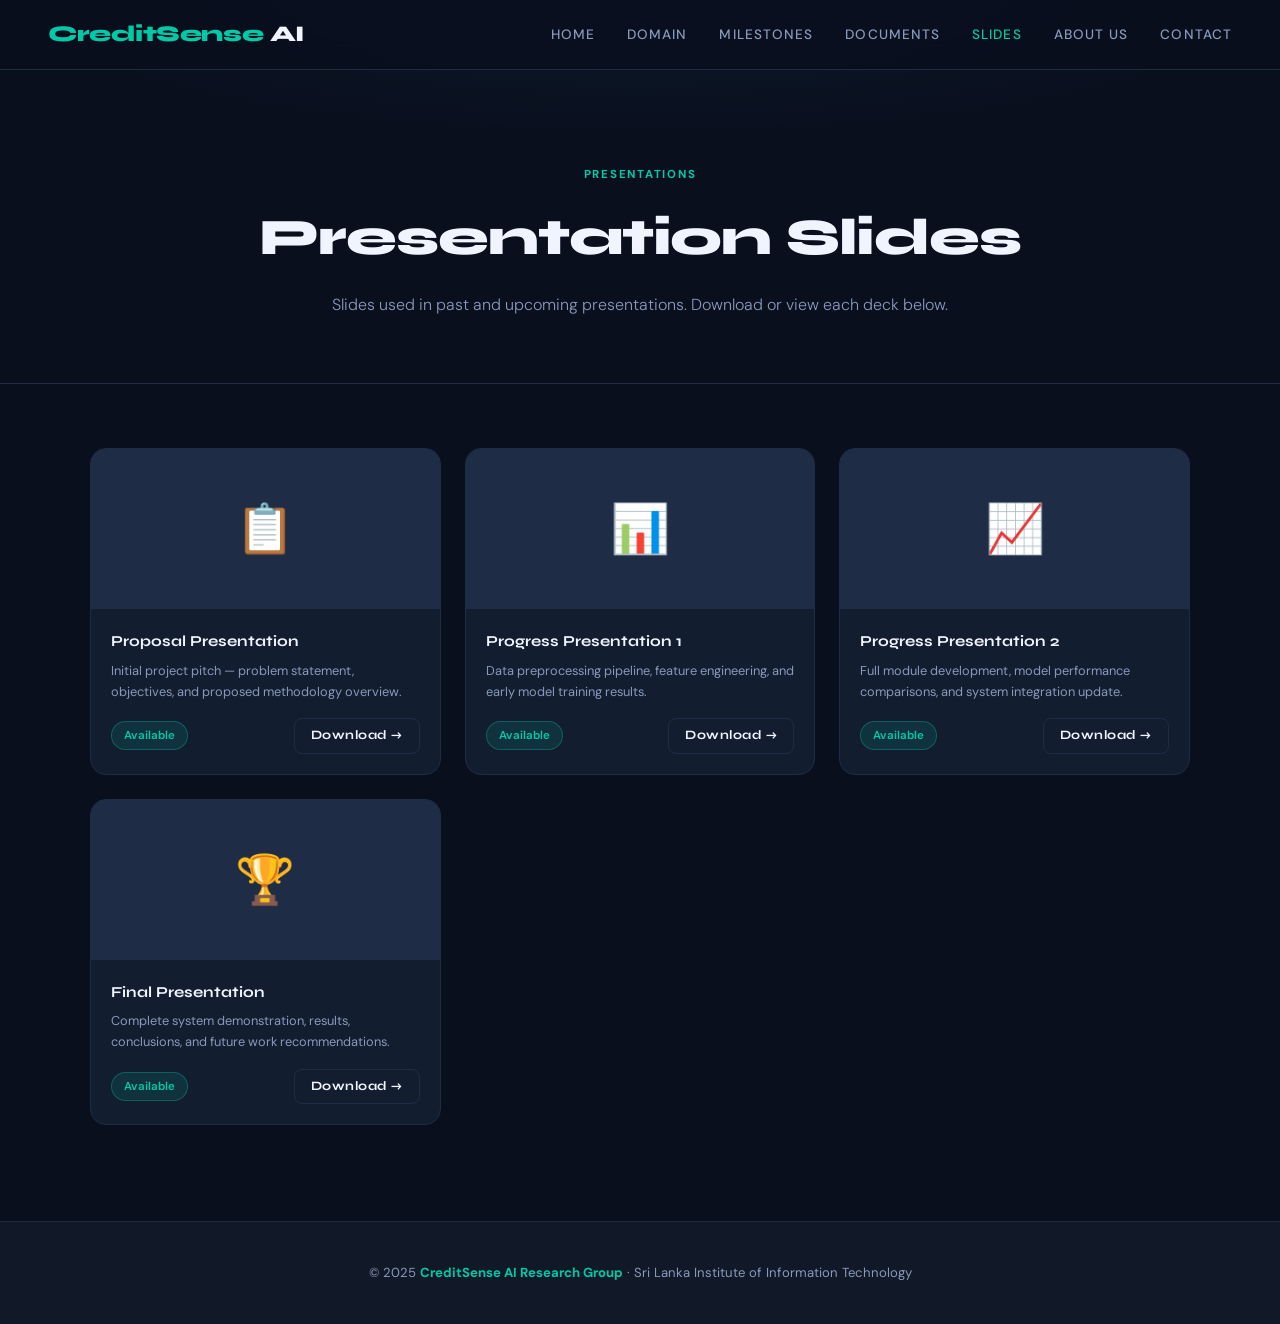
<file: pages/slides.html>
<!DOCTYPE html>
<html lang="en">
<head>
  <meta charset="UTF-8" />
  <meta name="viewport" content="width=device-width, initial-scale=1.0" />
  <title>Slides — CreditSense AI</title>
  <link rel="stylesheet" href="../css/style.css" />
  <style>
    .slides-grid { display: grid; grid-template-columns: repeat(auto-fill, minmax(280px, 1fr)); gap: 1.5rem; }
    .slide-card {
      background: var(--card-bg);
      border: 1px solid var(--border);
      border-radius: 16px;
      overflow: hidden;
      transition: border-color 0.3s, transform 0.3s;
    }
    .slide-card:hover { border-color: var(--teal-mid); transform: translateY(-4px); }
    .slide-thumb {
      height: 160px;
      background: var(--navy-light);
      display: flex; align-items: center; justify-content: center;
      font-size: 3rem;
      border-bottom: 1px solid var(--border);
    }
    .slide-info { padding: 1.25rem; }
    .slide-info h3 { font-family: var(--font-display); font-size: 0.95rem; font-weight: 700; margin-bottom: 0.35rem; }
    .slide-info p { font-size: 0.8rem; color: var(--muted); margin-bottom: 1rem; }
    .slide-actions { display: flex; align-items: center; justify-content: space-between; }
  </style>
</head>
<body>

<nav>
  <a href="../index.html" class="nav-logo">CreditSense <span>AI</span></a>
  <ul class="nav-links">
    <li><a href="../index.html">Home</a></li>
    <li><a href="domain.html">Domain</a></li>
    <li><a href="milestones.html">Milestones</a></li>
    <li><a href="documents.html">Documents</a></li>
    <li><a href="slides.html" class="active">Slides</a></li>
    <li><a href="about.html">About Us</a></li>
    <li><a href="contact.html">Contact</a></li>
  </ul>
  <button class="hamburger" aria-label="Menu"><span></span><span></span><span></span></button>
</nav>

<div class="page-header">
  <span class="section-label">Presentations</span>
  <h1>Presentation Slides</h1>
  <p>Slides used in past and upcoming presentations. Download or view each deck below.</p>
</div>

<div class="container" style="padding-bottom: 6rem;">
  <div class="slides-grid">

    <div class="slide-card fade-in">
      <div class="slide-thumb">📋</div>
      <div class="slide-info">
        <h3>Proposal Presentation</h3>
        <p>Initial project pitch — problem statement, objectives, and proposed methodology overview.</p>
        <div class="slide-actions">
          <span class="badge badge-done">Available</span>
          <a href="../assets/slides/proposal-presentation.pptx" class="btn btn-outline" style="padding:0.4rem 1rem;font-size:0.8rem;">Download →</a>
        </div>
      </div>
    </div>

    <div class="slide-card fade-in">
      <div class="slide-thumb">📊</div>
      <div class="slide-info">
        <h3>Progress Presentation 1</h3>
        <p>Data preprocessing pipeline, feature engineering, and early model training results.</p>
        <div class="slide-actions">
          <span class="badge badge-done">Available</span>
          <a href="../assets/slides/progress-presentation-1.pptx" class="btn btn-outline" style="padding:0.4rem 1rem;font-size:0.8rem;">Download →</a>
        </div>
      </div>
    </div>

    <div class="slide-card fade-in">
      <div class="slide-thumb">📈</div>
      <div class="slide-info">
        <h3>Progress Presentation 2</h3>
        <p>Full module development, model performance comparisons, and system integration update.</p>
        <div class="slide-actions">
          <span class="badge badge-done">Available</span>
          <a href="../assets/slides/progress-presentation-2.pptx" class="btn btn-outline" style="padding:0.4rem 1rem;font-size:0.8rem;">Download →</a>
        </div>
      </div>
    </div>

    <div class="slide-card fade-in">
      <div class="slide-thumb">🏆</div>
      <div class="slide-info">
        <h3>Final Presentation</h3>
        <p>Complete system demonstration, results, conclusions, and future work recommendations.</p>
        <div class="slide-actions">
          <span class="badge badge-done">Available</span>
          <a href="../assets/slides/final-presentation.pptx" class="btn btn-outline" style="padding:0.4rem 1rem;font-size:0.8rem;">Download →</a>
        </div>
      </div>
    </div>

  </div>
</div>

<footer>
  <p>© 2025 <strong>CreditSense AI Research Group</strong> · Sri Lanka Institute of Information Technology</p>
</footer>

<script src="../js/main.js"></script>
</body>
</html>
</file>
<file: css/style.css>
@import url('https://fonts.googleapis.com/css2?family=Syne:wght@400;600;700;800&family=DM+Sans:ital,wght@0,300;0,400;0,500;1,300&display=swap');

:root {
  --navy: #0a0f1e;
  --navy-mid: #111827;
  --navy-light: #1e2d45;
  --teal: #00c9a7;
  --teal-dim: #00c9a720;
  --teal-mid: #00c9a750;
  --gold: #f5a623;
  --gold-dim: #f5a62320;
  --white: #f0f4ff;
  --muted: #8899bb;
  --card-bg: #131d30;
  --border: #1e2d45;
  --font-display: 'Syne', sans-serif;
  --font-body: 'DM Sans', sans-serif;
}

*, *::before, *::after { box-sizing: border-box; margin: 0; padding: 0; }

html { scroll-behavior: smooth; }

body {
  font-family: var(--font-body);
  background: var(--navy);
  color: var(--white);
  line-height: 1.65;
  overflow-x: hidden;
}

/* ── NAV ── */
nav {
  position: fixed; top: 0; left: 0; right: 0; z-index: 1000;
  display: flex; align-items: center; justify-content: space-between;
  padding: 1rem 3rem;
  background: rgba(10,15,30,0.85);
  backdrop-filter: blur(16px);
  border-bottom: 1px solid var(--border);
}

.nav-logo {
  font-family: var(--font-display);
  font-size: 1.4rem;
  font-weight: 800;
  color: var(--teal);
  text-decoration: none;
  letter-spacing: -0.02em;
}

.nav-logo span { color: var(--white); }

.nav-links {
  display: flex; gap: 2rem; list-style: none;
}

.nav-links a {
  font-size: 0.85rem;
  font-weight: 500;
  letter-spacing: 0.08em;
  text-transform: uppercase;
  color: var(--muted);
  text-decoration: none;
  transition: color 0.2s;
}

.nav-links a:hover,
.nav-links a.active { color: var(--teal); }

.hamburger {
  display: none;
  flex-direction: column; gap: 5px; cursor: pointer; background: none; border: none;
}

.hamburger span {
  display: block; width: 24px; height: 2px; background: var(--white); transition: all 0.3s;
}

/* ── HERO ── */
.hero {
  min-height: 100vh;
  display: flex; align-items: center; justify-content: center;
  text-align: center;
  padding: 8rem 2rem 4rem;
  position: relative;
  overflow: hidden;
}

.hero-bg {
  position: absolute; inset: 0;
  background:
    radial-gradient(ellipse 80% 60% at 50% 0%, #00c9a712 0%, transparent 70%),
    radial-gradient(ellipse 60% 40% at 80% 80%, #f5a62308 0%, transparent 60%);
}

.grid-overlay {
  position: absolute; inset: 0;
  background-image:
    linear-gradient(var(--border) 1px, transparent 1px),
    linear-gradient(90deg, var(--border) 1px, transparent 1px);
  background-size: 60px 60px;
  opacity: 0.3;
  mask-image: radial-gradient(ellipse 80% 80% at 50% 50%, black, transparent);
}

.hero-content { position: relative; z-index: 1; max-width: 860px; }

.hero-badge {
  display: inline-block;
  background: var(--teal-dim);
  border: 1px solid var(--teal-mid);
  color: var(--teal);
  font-size: 0.75rem;
  font-weight: 600;
  letter-spacing: 0.12em;
  text-transform: uppercase;
  padding: 0.4rem 1.2rem;
  border-radius: 100px;
  margin-bottom: 1.5rem;
}

.hero h1 {
  font-family: var(--font-display);
  font-size: clamp(2.8rem, 6vw, 5rem);
  font-weight: 800;
  line-height: 1.05;
  letter-spacing: -0.03em;
  margin-bottom: 1.5rem;
}

.hero h1 em {
  font-style: normal;
  color: var(--teal);
}

.hero-sub {
  font-size: 1.1rem;
  color: var(--muted);
  max-width: 600px;
  margin: 0 auto 2.5rem;
  font-weight: 300;
}

.hero-meta {
  display: flex; gap: 2rem; justify-content: center; flex-wrap: wrap;
  font-size: 0.8rem; color: var(--muted);
  margin-bottom: 3rem;
}

.hero-meta strong { color: var(--white); display: block; font-size: 0.9rem; }

.btn {
  display: inline-flex; align-items: center; gap: 0.5rem;
  padding: 0.8rem 1.8rem;
  border-radius: 8px;
  font-family: var(--font-display);
  font-size: 0.9rem;
  font-weight: 700;
  letter-spacing: 0.04em;
  text-decoration: none;
  cursor: pointer;
  border: none;
  transition: all 0.25s;
}

.btn-primary {
  background: var(--teal);
  color: var(--navy);
}
.btn-primary:hover { background: #00e0bb; transform: translateY(-2px); box-shadow: 0 8px 32px #00c9a740; }

.btn-outline {
  background: transparent;
  color: var(--white);
  border: 1px solid var(--border);
}
.btn-outline:hover { border-color: var(--teal); color: var(--teal); transform: translateY(-2px); }

.hero-btns { display: flex; gap: 1rem; justify-content: center; flex-wrap: wrap; }

/* ── SECTIONS ── */
section { padding: 6rem 2rem; }

.container { max-width: 1100px; margin: 0 auto; }

.section-label {
  display: inline-block;
  font-size: 0.72rem;
  font-weight: 700;
  letter-spacing: 0.15em;
  text-transform: uppercase;
  color: var(--teal);
  margin-bottom: 0.75rem;
}

.section-title {
  font-family: var(--font-display);
  font-size: clamp(1.8rem, 3.5vw, 2.8rem);
  font-weight: 800;
  letter-spacing: -0.02em;
  margin-bottom: 1rem;
  line-height: 1.1;
}

.section-desc {
  color: var(--muted);
  max-width: 620px;
  margin-bottom: 3rem;
  font-weight: 300;
}

/* ── CARDS ── */
.card {
  background: var(--card-bg);
  border: 1px solid var(--border);
  border-radius: 16px;
  padding: 2rem;
  transition: border-color 0.3s, transform 0.3s;
}

.card:hover {
  border-color: var(--teal-mid);
  transform: translateY(-4px);
}

.card-icon {
  width: 48px; height: 48px;
  display: flex; align-items: center; justify-content: center;
  background: var(--teal-dim);
  border-radius: 12px;
  margin-bottom: 1.25rem;
  font-size: 1.4rem;
}

.card h3 {
  font-family: var(--font-display);
  font-size: 1.1rem;
  font-weight: 700;
  margin-bottom: 0.6rem;
}

.card p { color: var(--muted); font-size: 0.9rem; font-weight: 300; }

.grid-2 { display: grid; grid-template-columns: repeat(2, 1fr); gap: 1.5rem; }
.grid-3 { display: grid; grid-template-columns: repeat(3, 1fr); gap: 1.5rem; }
.grid-4 { display: grid; grid-template-columns: repeat(4, 1fr); gap: 1.5rem; }

/* ── STAT PILLS ── */
.stats-row {
  display: flex; flex-wrap: wrap; gap: 1.5rem;
  margin-bottom: 3rem;
}

.stat-pill {
  background: var(--card-bg);
  border: 1px solid var(--border);
  border-radius: 12px;
  padding: 1.2rem 2rem;
  text-align: center;
  flex: 1; min-width: 140px;
}

.stat-pill .num {
  font-family: var(--font-display);
  font-size: 2rem;
  font-weight: 800;
  color: var(--teal);
  display: block;
}

.stat-pill .lbl { font-size: 0.78rem; color: var(--muted); text-transform: uppercase; letter-spacing: 0.1em; }

/* ── TABLE ── */
table {
  width: 100%;
  border-collapse: collapse;
  font-size: 0.88rem;
}

th {
  text-align: left;
  padding: 0.75rem 1rem;
  background: var(--navy-light);
  color: var(--teal);
  font-family: var(--font-display);
  font-size: 0.75rem;
  letter-spacing: 0.1em;
  text-transform: uppercase;
  border-bottom: 1px solid var(--border);
}

td {
  padding: 0.75rem 1rem;
  border-bottom: 1px solid var(--border);
  color: var(--muted);
}

td:first-child { color: var(--white); font-weight: 500; }

tr:last-child td { border-bottom: none; }
tr:hover td { background: var(--teal-dim); }

/* ── TIMELINE ── */
.timeline { list-style: none; position: relative; padding-left: 2rem; }

.timeline::before {
  content: '';
  position: absolute; left: 0; top: 0; bottom: 0;
  width: 2px;
  background: linear-gradient(to bottom, var(--teal), transparent);
}

.timeline li {
  position: relative;
  padding: 0 0 2.5rem 2rem;
}

.timeline li::before {
  content: '';
  position: absolute; left: -2rem;
  width: 10px; height: 10px;
  border-radius: 50%;
  background: var(--teal);
  top: 6px;
  box-shadow: 0 0 12px var(--teal);
}

.timeline li .tl-date {
  font-size: 0.75rem;
  color: var(--gold);
  font-weight: 600;
  letter-spacing: 0.1em;
  text-transform: uppercase;
  margin-bottom: 0.25rem;
}

.timeline li .tl-title {
  font-family: var(--font-display);
  font-size: 1rem;
  font-weight: 700;
  margin-bottom: 0.25rem;
}

.timeline li .tl-marks {
  display: inline-block;
  background: var(--gold-dim);
  border: 1px solid var(--gold);
  color: var(--gold);
  font-size: 0.72rem;
  padding: 0.2rem 0.7rem;
  border-radius: 100px;
  margin-bottom: 0.5rem;
}

.timeline li p { color: var(--muted); font-size: 0.88rem; font-weight: 300; }

/* ── MEMBER CARDS ── */
.member-card {
  background: var(--card-bg);
  border: 1px solid var(--border);
  border-radius: 16px;
  padding: 2rem;
  text-align: center;
  transition: border-color 0.3s, transform 0.3s;
}

.member-card:hover { border-color: var(--teal-mid); transform: translateY(-4px); }

.avatar {
  width: 80px; height: 80px;
  border-radius: 50%;
  object-fit: cover;
  border: 2px solid var(--teal-mid);
  margin: 0 auto 1rem;
  display: block;
  background: var(--navy-light);
}

.avatar-placeholder {
  width: 80px; height: 80px;
  border-radius: 50%;
  border: 2px solid var(--teal-mid);
  margin: 0 auto 1rem;
  display: flex; align-items: center; justify-content: center;
  background: var(--navy-light);
  font-family: var(--font-display);
  font-size: 1.5rem;
  font-weight: 800;
  color: var(--teal);
}

.member-card h3 {
  font-family: var(--font-display);
  font-size: 1rem;
  font-weight: 700;
  margin-bottom: 0.25rem;
}

.member-card .role { font-size: 0.78rem; color: var(--teal); margin-bottom: 0.5rem; }

.member-card .email {
  font-size: 0.78rem;
  color: var(--muted);
  word-break: break-all;
}

/* ── DOCUMENT LIST ── */
.doc-list { list-style: none; display: flex; flex-direction: column; gap: 0.75rem; }

.doc-item {
  display: flex; align-items: center; justify-content: space-between; gap: 1rem;
  background: var(--card-bg);
  border: 1px solid var(--border);
  border-radius: 10px;
  padding: 1rem 1.5rem;
  transition: border-color 0.2s;
}

.doc-item:hover { border-color: var(--teal-mid); }

.doc-item-left { display: flex; align-items: center; gap: 1rem; }
.doc-icon { font-size: 1.4rem; }
.doc-name { font-weight: 500; font-size: 0.9rem; }
.doc-status { font-size: 0.75rem; color: var(--muted); }

.badge {
  font-size: 0.72rem;
  padding: 0.25rem 0.75rem;
  border-radius: 100px;
  font-weight: 600;
  white-space: nowrap;
}
.badge-done { background: #00c9a720; color: var(--teal); border: 1px solid var(--teal-mid); }
.badge-pending { background: #f5a62320; color: var(--gold); border: 1px solid var(--gold); }

/* ── CONTACT ── */
.contact-form { display: flex; flex-direction: column; gap: 1rem; }

.form-row { display: grid; grid-template-columns: 1fr 1fr; gap: 1rem; }

.form-group { display: flex; flex-direction: column; gap: 0.4rem; }
.form-group label { font-size: 0.8rem; color: var(--muted); font-weight: 500; letter-spacing: 0.05em; }

input, textarea, select {
  background: var(--navy-light);
  border: 1px solid var(--border);
  border-radius: 8px;
  padding: 0.75rem 1rem;
  color: var(--white);
  font-family: var(--font-body);
  font-size: 0.9rem;
  transition: border-color 0.2s;
  outline: none;
  width: 100%;
}

input:focus, textarea:focus, select:focus { border-color: var(--teal); }
textarea { min-height: 120px; resize: vertical; }

/* ── FOOTER ── */
footer {
  background: var(--navy-mid);
  border-top: 1px solid var(--border);
  padding: 2.5rem;
  text-align: center;
  font-size: 0.82rem;
  color: var(--muted);
}

footer strong { color: var(--teal); }

/* ── PAGE HEADER (inner pages) ── */
.page-header {
  padding: 10rem 2rem 4rem;
  text-align: center;
  background: radial-gradient(ellipse 70% 50% at 50% 0%, #00c9a710 0%, transparent 70%);
  border-bottom: 1px solid var(--border);
  margin-bottom: 4rem;
}

.page-header h1 {
  font-family: var(--font-display);
  font-size: clamp(2rem, 4vw, 3.5rem);
  font-weight: 800;
  letter-spacing: -0.02em;
  margin-bottom: 0.75rem;
}

.page-header p { color: var(--muted); font-weight: 300; }

/* ── ANIMATIONS ── */
.fade-in { opacity: 0; transform: translateY(24px); transition: opacity 0.6s ease, transform 0.6s ease; }
.fade-in.visible { opacity: 1; transform: translateY(0); }

/* ── RESPONSIVE ── */
@media (max-width: 768px) {
  nav { padding: 1rem 1.5rem; }
  .nav-links { display: none; flex-direction: column; position: fixed; top: 0; right: 0; bottom: 0; width: 260px; background: var(--navy-mid); padding: 5rem 2rem 2rem; gap: 1.5rem; }
  .nav-links.open { display: flex; }
  .hamburger { display: flex; }
  .grid-2, .grid-3, .grid-4 { grid-template-columns: 1fr; }
  .form-row { grid-template-columns: 1fr; }
  section { padding: 4rem 1.5rem; }
}
</file>
